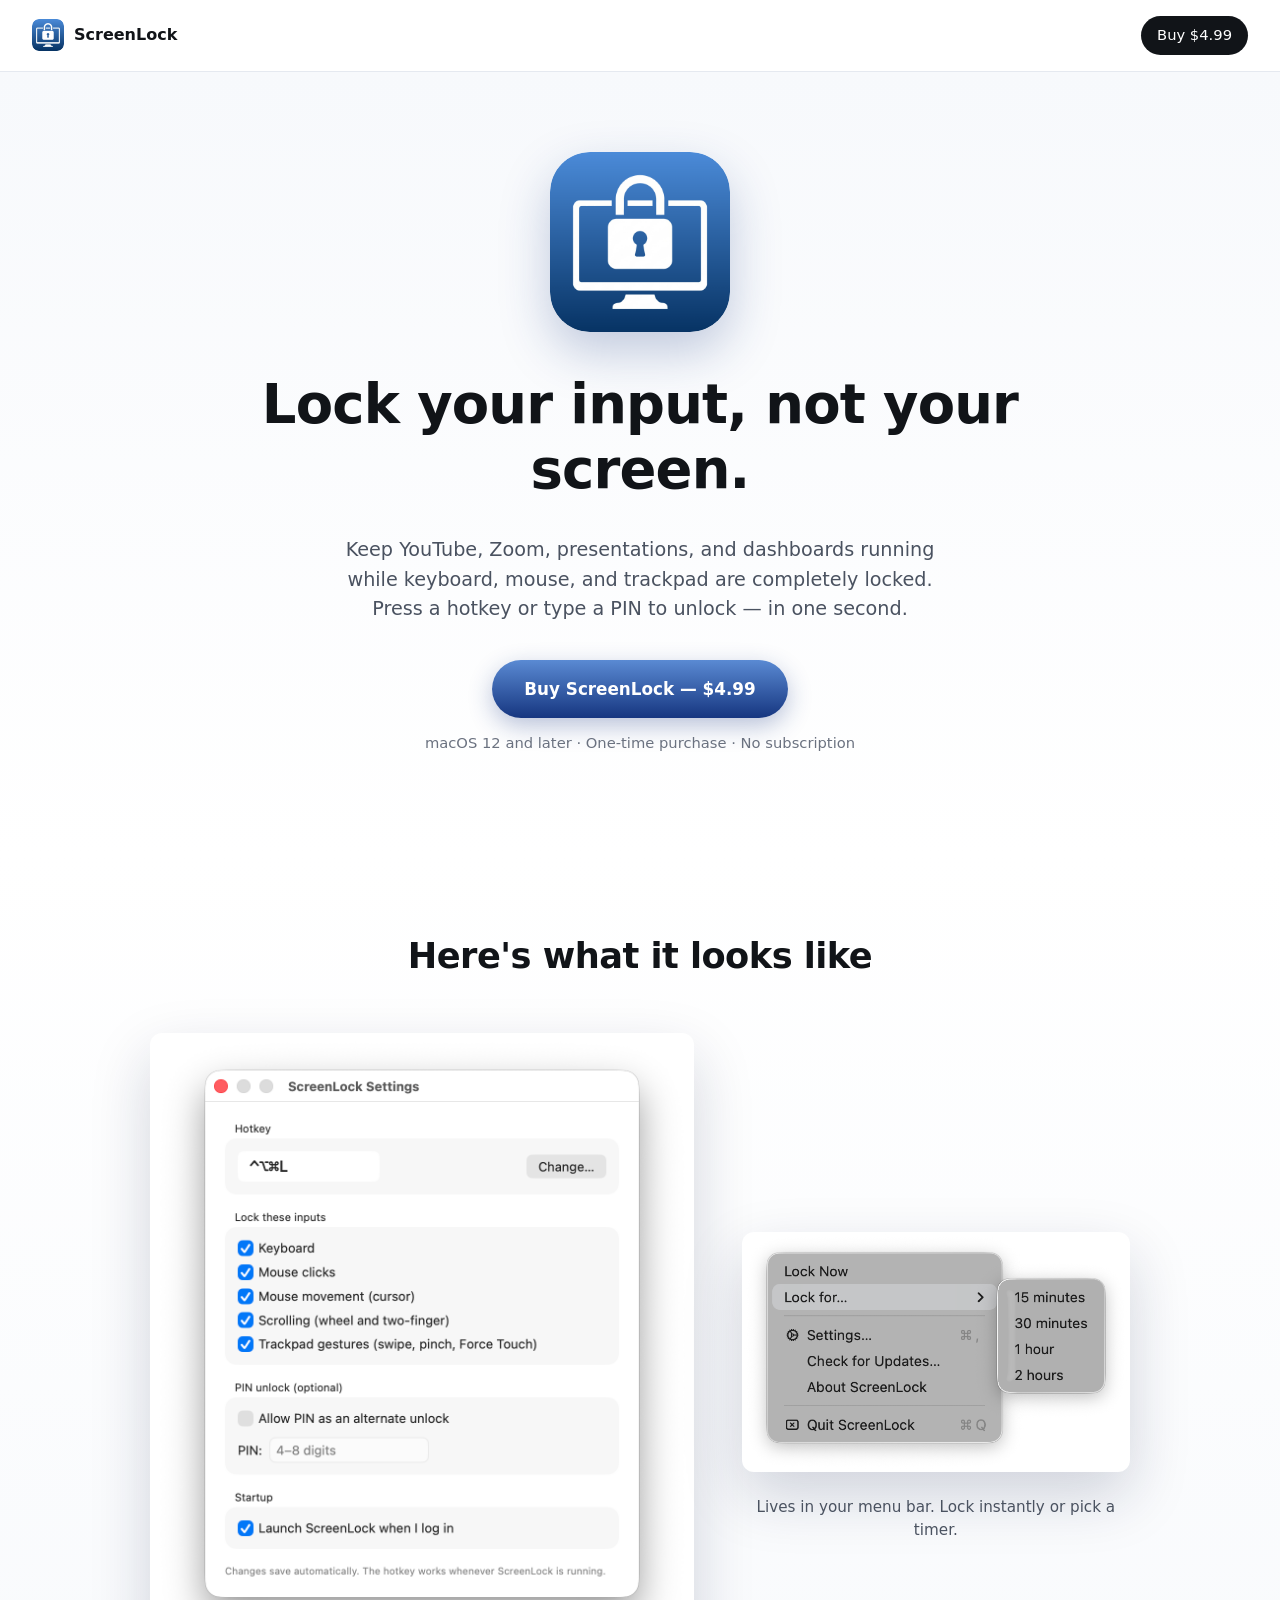
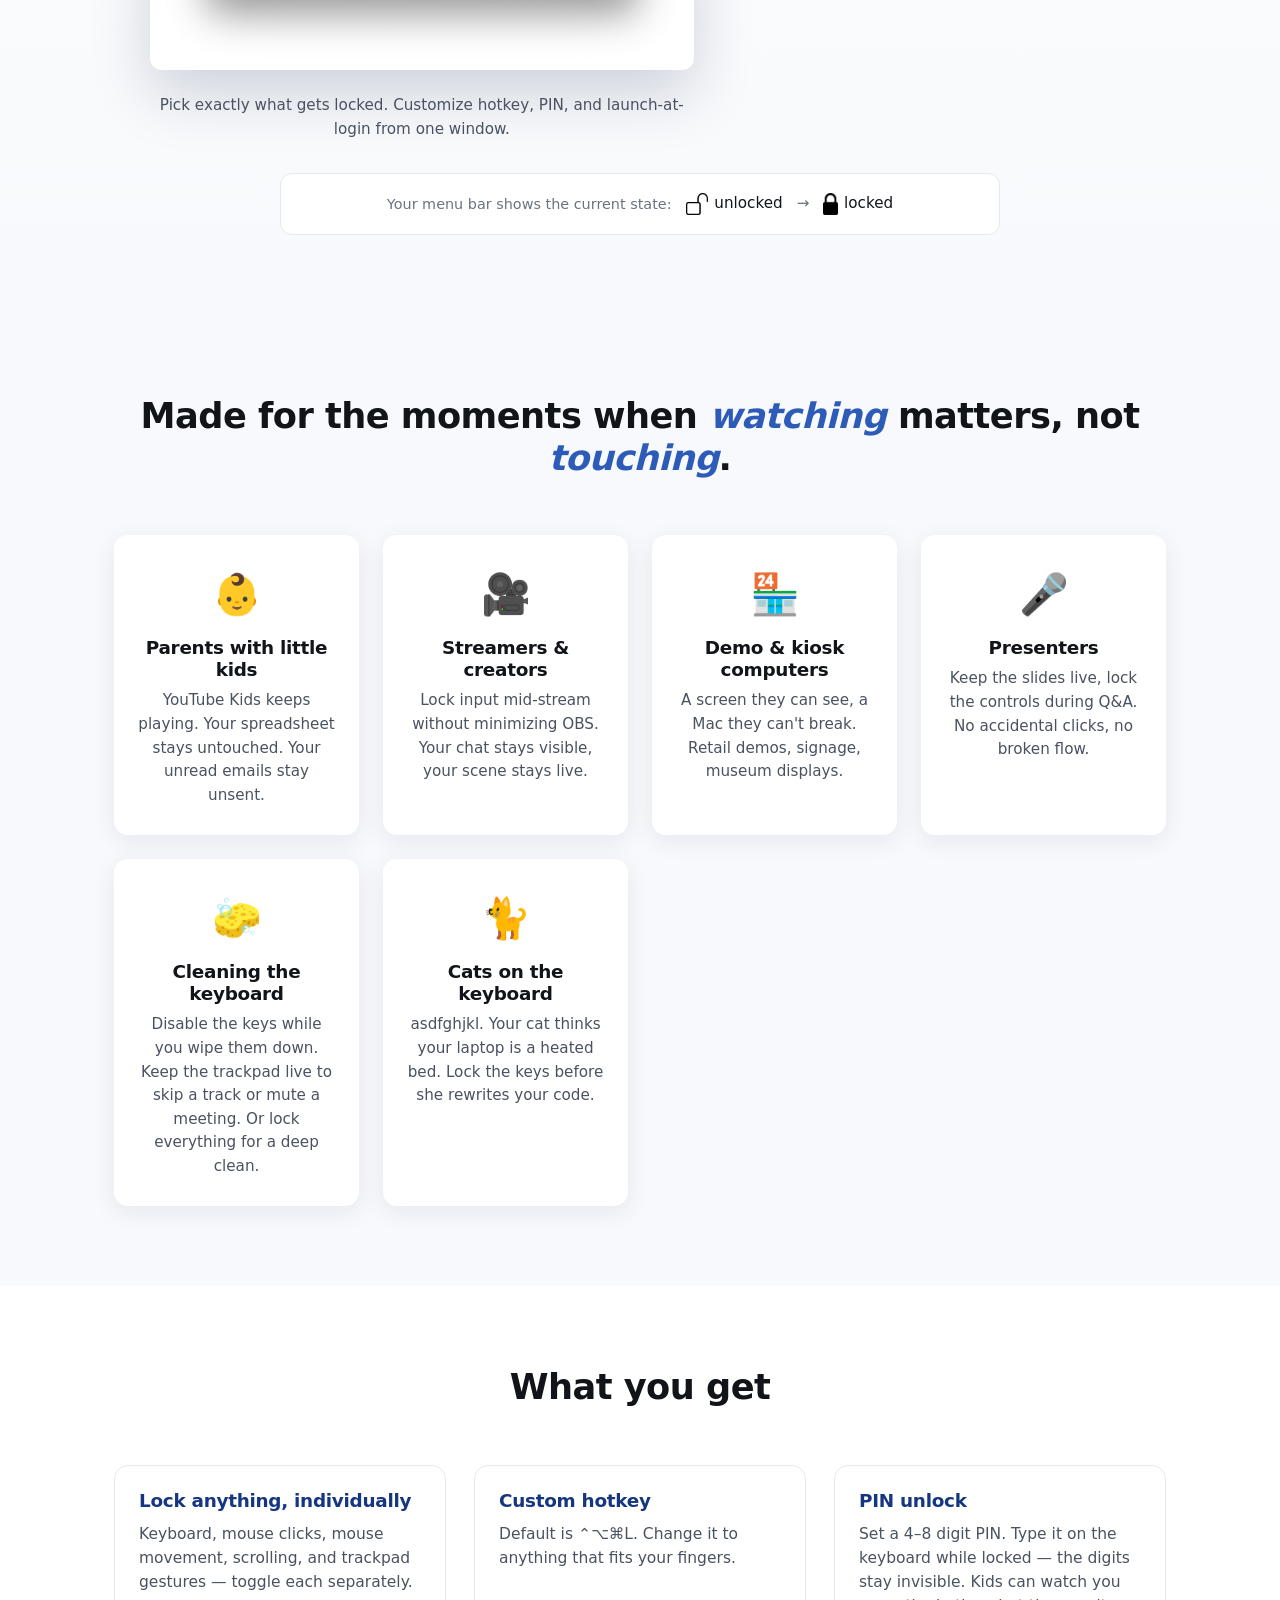
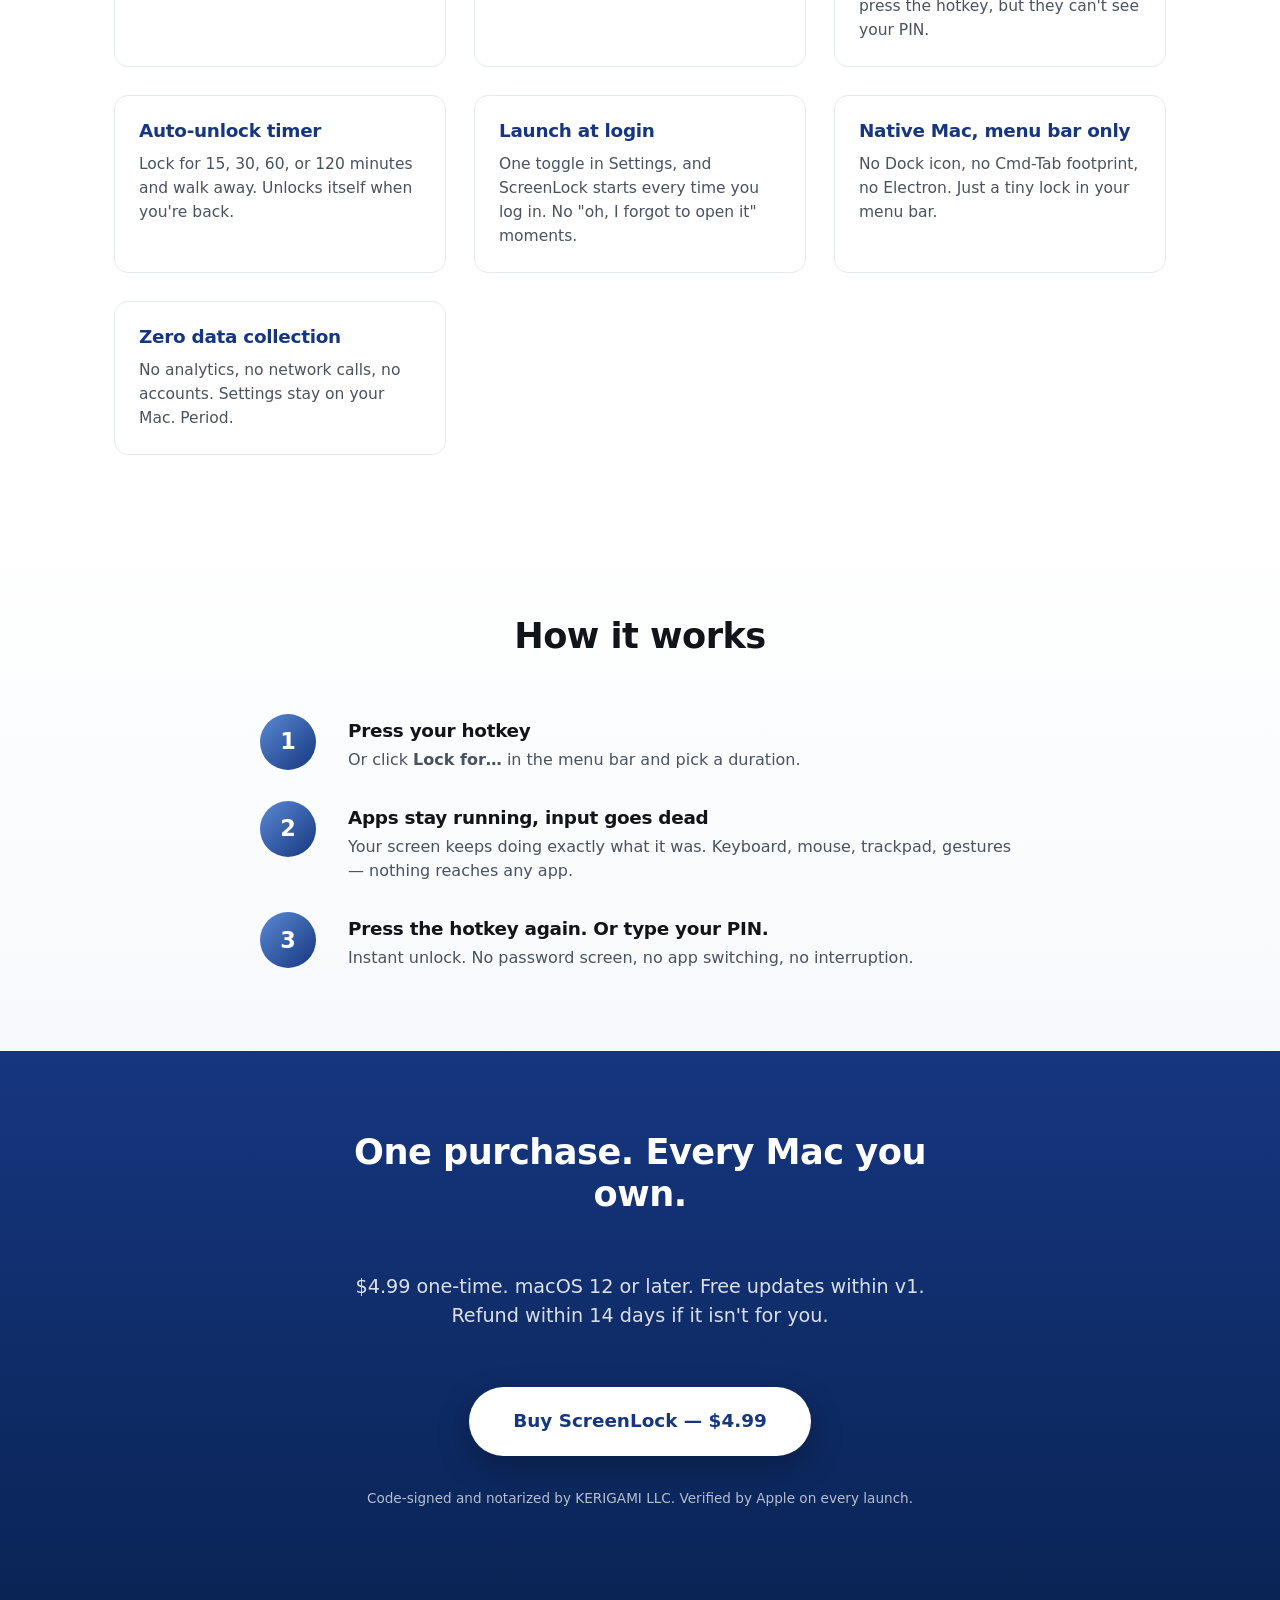
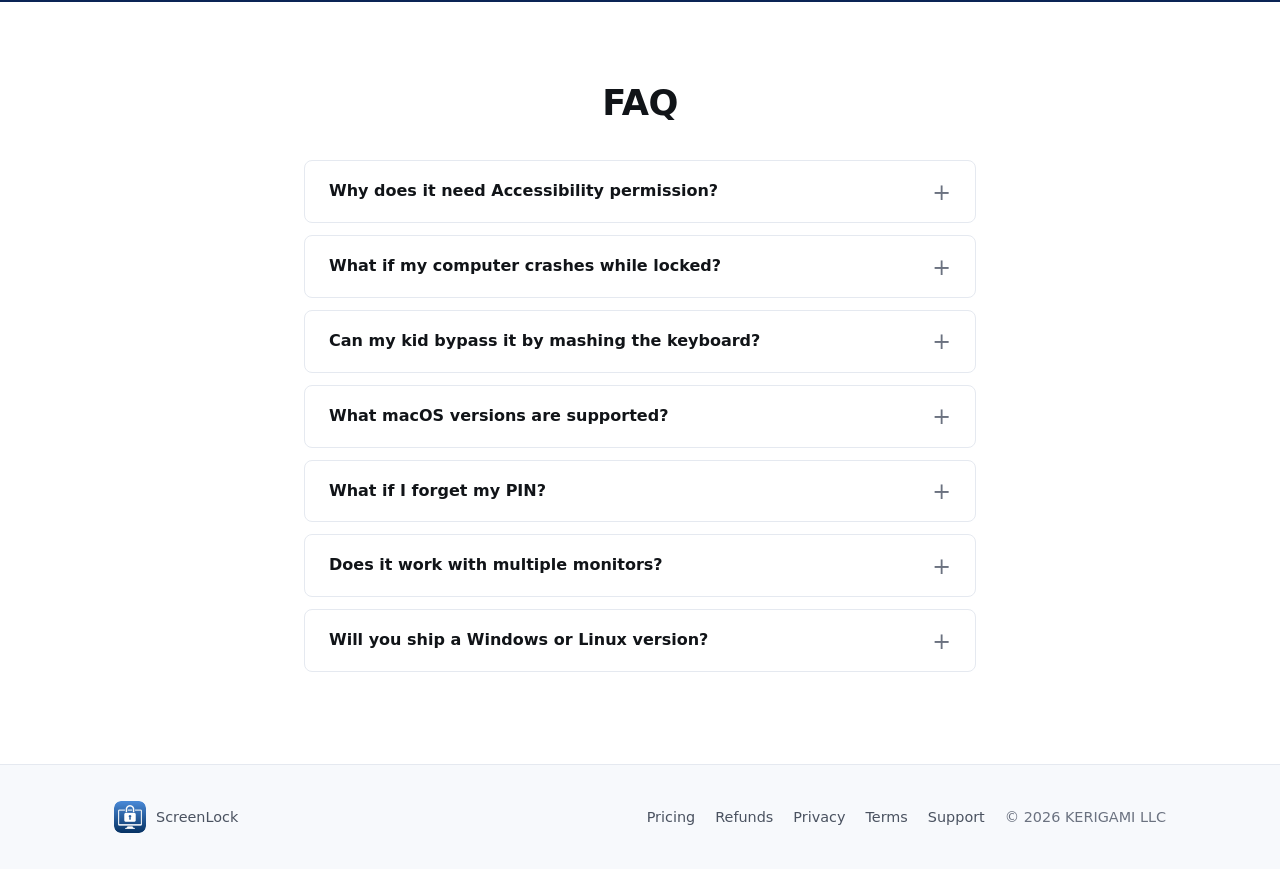
<file: index.html>
<!DOCTYPE html>
<html lang="en">
<head>
<meta charset="UTF-8">
<meta name="viewport" content="width=device-width, initial-scale=1.0">
<meta name="robots" content="index, follow">
<meta name="theme-color" content="#163680">

<title>ScreenLock — Lock Mac Keyboard, Mouse &amp; Trackpad (Screen Stays On)</title>
<meta name="description" content="Lock your Mac's keyboard, mouse, and trackpad with a hotkey or PIN while apps keep running on screen. For parents with kids, streamers, presenters, and demo kiosks. $4.99, macOS 12+.">
<meta name="keywords" content="mac keyboard lock, mac mouse lock, lock input mac, kid lock mac, child proof mac, lock keyboard while screen on, lock mouse mac, mac kiosk mode, screenlock, splashtop input lock alternative, keyboardcleantool alternative, clean macbook keyboard, cat walking on keyboard mac, lock keyboard cat, pawsense alternative mac">

<!-- IMPORTANT: replace screenlock.app with your real domain everywhere on this page. -->
<link rel="canonical" href="https://screenlock.app/">

<!-- Open Graph -->
<meta property="og:type" content="website">
<meta property="og:url" content="https://screenlock.app/">
<meta property="og:title" content="ScreenLock — Lock Mac Keyboard, Mouse &amp; Trackpad (Screen Stays On)">
<meta property="og:description" content="Lock your Mac's keyboard, mouse, and trackpad with a hotkey or PIN while apps keep running on screen. For parents, streamers, presenters, demo kiosks.">
<meta property="og:image" content="https://screenlock.app/assets/icon.png">
<meta property="og:image:width" content="1024">
<meta property="og:image:height" content="1024">
<meta property="og:site_name" content="ScreenLock">

<!-- Twitter Card -->
<meta name="twitter:card" content="summary_large_image">
<meta name="twitter:title" content="ScreenLock — Lock Mac Keyboard, Mouse &amp; Trackpad">
<meta name="twitter:description" content="Lock keyboard, mouse, and trackpad on macOS while apps stay running. Hotkey or PIN to unlock. $4.99, macOS 12+.">
<meta name="twitter:image" content="https://screenlock.app/assets/icon.png">

<link rel="icon" type="image/png" href="assets/favicon.png">
<link rel="apple-touch-icon" href="assets/favicon.png">
<link rel="stylesheet" href="style.css">

<!-- Paddle Checkout. Replace the token with yours from paddle.com → Developer Tools → Authentication. -->
<script src="https://cdn.paddle.com/paddle/v2/paddle.js"></script>

<!-- Structured data: SoftwareApplication. Drives Google rich snippets (price, OS, screenshot). -->
<script type="application/ld+json">
{
  "@context": "https://schema.org",
  "@type": "SoftwareApplication",
  "name": "ScreenLock",
  "operatingSystem": "macOS 12.0 or later",
  "applicationCategory": "UtilitiesApplication",
  "applicationSubCategory": "Productivity",
  "description": "Lock keyboard, mouse, and trackpad on a Mac while apps keep running on screen. Hotkey or PIN to unlock. For parents with young kids, streamers, presenters, and demo kiosks.",
  "url": "https://screenlock.app/",
  "image": "https://screenlock.app/assets/icon.png",
  "screenshot": "https://screenlock.app/assets/icon.png",
  "softwareVersion": "0.4.9",
  "publisher": {
    "@type": "Organization",
    "name": "KERIGAMI LLC"
  },
  "offers": {
    "@type": "Offer",
    "price": "4.99",
    "priceCurrency": "USD",
    "availability": "https://schema.org/InStock",
    "url": "https://screenlock.app/#buy"
  }
}
</script>

<!-- Structured data: FAQPage. Drives FAQ rich snippets directly in Google search results. -->
<script type="application/ld+json">
{
  "@context": "https://schema.org",
  "@type": "FAQPage",
  "mainEntity": [
    {
      "@type": "Question",
      "name": "Why does ScreenLock need Accessibility permission?",
      "acceptedAnswer": {
        "@type": "Answer",
        "text": "macOS requires Accessibility access for any app that intercepts input — that's how keyboards and mice get blocked. ScreenLock uses only that permission and nothing else."
      }
    },
    {
      "@type": "Question",
      "name": "What if my Mac crashes while ScreenLock is locked?",
      "acceptedAnswer": {
        "@type": "Answer",
        "text": "Input is restored automatically. The lock is software-only — if ScreenLock isn't running, nothing is blocked. The same is true if you force-quit it."
      }
    },
    {
      "@type": "Question",
      "name": "Can my kid bypass ScreenLock by mashing the keyboard?",
      "acceptedAnswer": {
        "@type": "Answer",
        "text": "No. Every key press and click is intercepted by macOS before it reaches any app. Mashing won't drift into your PIN either — the buffer resets on any non-digit press or 5 seconds of idle."
      }
    },
    {
      "@type": "Question",
      "name": "What macOS versions does ScreenLock support?",
      "acceptedAnswer": {
        "@type": "Answer",
        "text": "macOS 12 Monterey and later, including Sequoia and Tahoe. Both Apple Silicon and Intel Macs are supported."
      }
    },
    {
      "@type": "Question",
      "name": "What if I forget my PIN?",
      "acceptedAnswer": {
        "@type": "Answer",
        "text": "Your hotkey always works as the primary unlock. You can also open the ScreenLock menu in the menu bar (when unlocked) to change your PIN."
      }
    },
    {
      "@type": "Question",
      "name": "Does ScreenLock work with multiple monitors?",
      "acceptedAnswer": {
        "@type": "Answer",
        "text": "Yes. The lock applies to input from your keyboard, mouse, and trackpad — independent of which screen the cursor is on."
      }
    },
    {
      "@type": "Question",
      "name": "Is ScreenLock available for Windows or Linux?",
      "acceptedAnswer": {
        "@type": "Answer",
        "text": "Not planned. ScreenLock is built on macOS-specific APIs (CGEventTap) that don't have direct equivalents on other platforms."
      }
    }
  ]
}
</script>
</head>
<body>

<nav class="topnav">
    <a href="/" class="brand">
        <img src="assets/icon.png" alt="ScreenLock" width="32" height="32">
        <span>ScreenLock</span>
    </a>
    <a href="#buy" class="nav-cta" onclick="openCheckout(); return false;">Buy $4.99</a>
</nav>

<header class="hero">
    <div class="hero-inner">
        <img src="assets/icon.png" alt="ScreenLock app icon" class="hero-icon" width="180" height="180">
        <h1>Lock your input, not your screen.</h1>
        <p class="lede">
            Keep YouTube, Zoom, presentations, and dashboards running while
            keyboard, mouse, and trackpad are completely locked. Press a hotkey
            or type a PIN to unlock — in one second.
        </p>
        <div class="cta-row">
            <button type="button" class="btn-primary" onclick="openCheckout()">Buy ScreenLock — $4.99</button>
            <span class="cta-meta">macOS 12 and later · One-time purchase · No subscription</span>
        </div>
    </div>
</header>

<section class="screens">
    <div class="container">
        <h2>Here's what it looks like</h2>
        <div class="screens-grid">
            <figure class="screens-item">
                <img src="assets/screenshot-settings.png" alt="ScreenLock Settings window showing the hotkey, per-category lock toggles (keyboard, mouse clicks and movement, scrolling, trackpad gestures), PIN unlock, and Startup section with Launch at Login" width="552" height="647" loading="lazy">
                <figcaption>Pick exactly what gets locked. Customize hotkey, PIN, and launch-at-login from one window.</figcaption>
            </figure>
            <figure class="screens-item">
                <img src="assets/screenshot-menu.png" alt="ScreenLock menu bar dropdown showing Lock Now, Lock for 15/30/60/120 minutes submenu, Settings, Check for Updates, About, and Quit options" width="359" height="222" loading="lazy">
                <figcaption>Lives in your menu bar. Lock instantly or pick a timer.</figcaption>
            </figure>
        </div>
        <div class="menubar-callout">
            <span class="callout-label">Your menu bar shows the current state:</span>
            <span class="callout-icon"><img src="assets/icon-lock-open.png" alt="" height="22"> unlocked</span>
            <span class="callout-arrow" aria-hidden="true">&rarr;</span>
            <span class="callout-icon"><img src="assets/icon-lock-closed.png" alt="" height="22"> locked</span>
        </div>
    </div>
</section>

<section class="use-cases">
    <div class="container">
        <h2>Made for the moments when <em>watching</em> matters, not <em>touching</em>.</h2>
        <div class="grid-4">
            <div class="use-card">
                <div class="use-emoji" aria-hidden="true">👶</div>
                <h3>Parents with little kids</h3>
                <p>YouTube Kids keeps playing. Your spreadsheet stays untouched. Your unread emails stay unsent.</p>
            </div>
            <div class="use-card">
                <div class="use-emoji" aria-hidden="true">🎥</div>
                <h3>Streamers &amp; creators</h3>
                <p>Lock input mid-stream without minimizing OBS. Your chat stays visible, your scene stays live.</p>
            </div>
            <div class="use-card">
                <div class="use-emoji" aria-hidden="true">🏪</div>
                <h3>Demo &amp; kiosk computers</h3>
                <p>A screen they can see, a Mac they can't break. Retail demos, signage, museum displays.</p>
            </div>
            <div class="use-card">
                <div class="use-emoji" aria-hidden="true">🎤</div>
                <h3>Presenters</h3>
                <p>Keep the slides live, lock the controls during Q&amp;A. No accidental clicks, no broken flow.</p>
            </div>
            <div class="use-card">
                <div class="use-emoji" aria-hidden="true">🧽</div>
                <h3>Cleaning the keyboard</h3>
                <p>Disable the keys while you wipe them down. Keep the trackpad live to skip a track or mute a meeting. Or lock everything for a deep clean.</p>
            </div>
            <div class="use-card">
                <div class="use-emoji" aria-hidden="true">🐈</div>
                <h3>Cats on the keyboard</h3>
                <p>asdfghjkl. Your cat thinks your laptop is a heated bed. Lock the keys before she rewrites your code.</p>
            </div>
        </div>
    </div>
</section>

<section class="features">
    <div class="container">
        <h2>What you get</h2>
        <div class="grid-3 features-grid">
            <div class="feature">
                <h3>Lock anything, individually</h3>
                <p>Keyboard, mouse clicks, mouse movement, scrolling, and trackpad gestures — toggle each separately.</p>
            </div>
            <div class="feature">
                <h3>Custom hotkey</h3>
                <p>Default is ⌃⌥⌘L. Change it to anything that fits your fingers.</p>
            </div>
            <div class="feature">
                <h3>PIN unlock</h3>
                <p>Set a 4–8 digit PIN. Type it on the keyboard while locked — the digits stay invisible. Kids can watch you press the hotkey, but they can't see your PIN.</p>
            </div>
            <div class="feature">
                <h3>Auto-unlock timer</h3>
                <p>Lock for 15, 30, 60, or 120 minutes and walk away. Unlocks itself when you're back.</p>
            </div>
            <div class="feature">
                <h3>Launch at login</h3>
                <p>One toggle in Settings, and ScreenLock starts every time you log in. No "oh, I forgot to open it" moments.</p>
            </div>
            <div class="feature">
                <h3>Native Mac, menu bar only</h3>
                <p>No Dock icon, no Cmd-Tab footprint, no Electron. Just a tiny lock in your menu bar.</p>
            </div>
            <div class="feature">
                <h3>Zero data collection</h3>
                <p>No analytics, no network calls, no accounts. Settings stay on your Mac. Period.</p>
            </div>
        </div>
    </div>
</section>

<section class="how">
    <div class="container">
        <h2>How it works</h2>
        <ol class="steps">
            <li>
                <div class="step-num">1</div>
                <h3>Press your hotkey</h3>
                <p>Or click <strong>Lock for…</strong> in the menu bar and pick a duration.</p>
            </li>
            <li>
                <div class="step-num">2</div>
                <h3>Apps stay running, input goes dead</h3>
                <p>Your screen keeps doing exactly what it was. Keyboard, mouse, trackpad, gestures — nothing reaches any app.</p>
            </li>
            <li>
                <div class="step-num">3</div>
                <h3>Press the hotkey again. Or type your PIN.</h3>
                <p>Instant unlock. No password screen, no app switching, no interruption.</p>
            </li>
        </ol>
    </div>
</section>

<section class="buy" id="buy">
    <div class="container narrow">
        <h2>One purchase. Every Mac you own.</h2>
        <p class="lede">
            $4.99 one-time. macOS 12 or later. Free updates within v1.
            Refund within 14 days if it isn't for you.
        </p>
        <button type="button" class="btn-primary btn-large" onclick="openCheckout()">Buy ScreenLock — $4.99</button>
        <p class="fine-print">Code-signed and notarized by KERIGAMI LLC. Verified by Apple on every launch.</p>
    </div>
</section>

<section class="faq">
    <div class="container narrow">
        <h2>FAQ</h2>

        <details>
            <summary>Why does it need Accessibility permission?</summary>
            <p>macOS requires Accessibility access for any app that intercepts input — that's how keyboards and mice get blocked. ScreenLock uses only that permission and nothing else.</p>
        </details>

        <details>
            <summary>What if my computer crashes while locked?</summary>
            <p>Input is restored automatically. The lock is software-only — if ScreenLock isn't running, nothing is blocked. The same is true if you force-quit it.</p>
        </details>

        <details>
            <summary>Can my kid bypass it by mashing the keyboard?</summary>
            <p>No. Every key press and click is intercepted by macOS before it reaches any app. Mashing won't drift into your PIN either — the buffer resets on any non-digit press or 5 seconds of idle.</p>
        </details>

        <details>
            <summary>What macOS versions are supported?</summary>
            <p>macOS 12 Monterey and later (including Sequoia and Tahoe). Apple Silicon and Intel.</p>
        </details>

        <details>
            <summary>What if I forget my PIN?</summary>
            <p>Your hotkey always works as the primary unlock. Or click the ScreenLock menu in the menu bar (when unlocked) to change the PIN.</p>
        </details>

        <details>
            <summary>Does it work with multiple monitors?</summary>
            <p>Yes. The lock applies to input from your keyboard, mouse, and trackpad — independent of which screen the cursor is on.</p>
        </details>

        <details>
            <summary>Will you ship a Windows or Linux version?</summary>
            <p>Not planned. ScreenLock is built on macOS-specific APIs (CGEventTap) that don't have direct equivalents on other platforms.</p>
        </details>
    </div>
</section>

<footer>
    <div class="container">
        <div class="footer-left">
            <img src="assets/icon.png" alt="" width="32" height="32">
            <span>ScreenLock</span>
        </div>
        <div class="footer-right">
            <a href="pricing.html">Pricing</a>
            <a href="refunds.html">Refunds</a>
            <a href="privacy.html">Privacy</a>
            <a href="terms.html">Terms</a>
            <a href="mailto:hello@screenlock.app">Support</a>
            <span class="copyright">© 2026 KERIGAMI LLC</span>
        </div>
    </div>
</footer>

<script src="script.js?v=20260518d"></script>
</body>
</html>
</file>
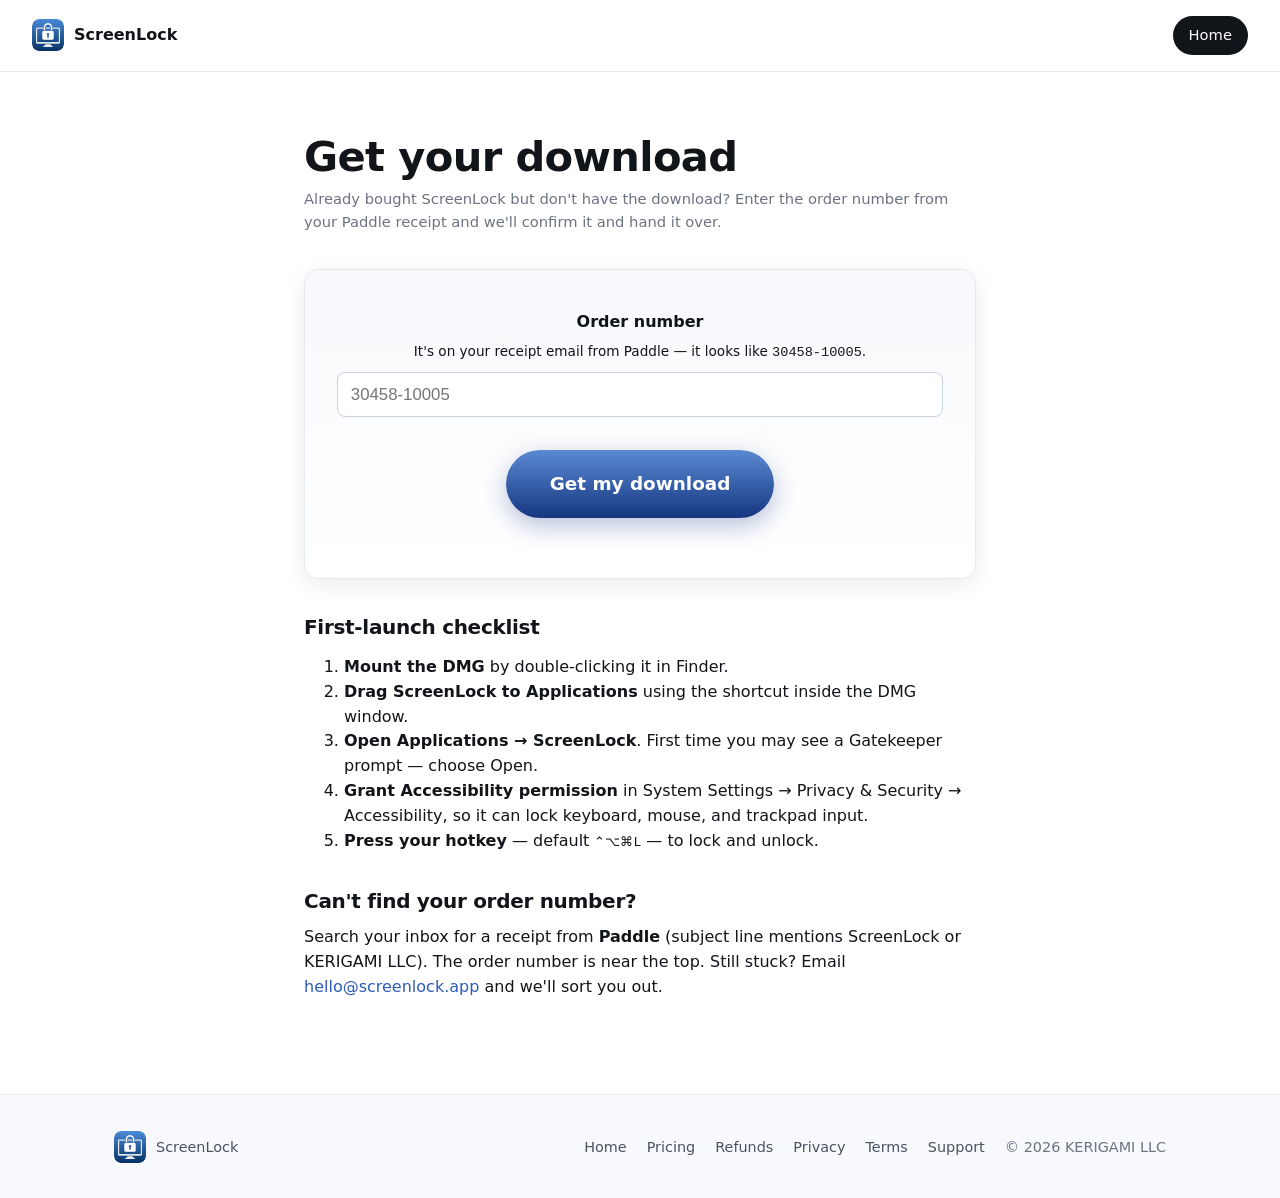
<file: download.html>
<!DOCTYPE html>
<html lang="en">
<head>
<meta charset="UTF-8">
<meta name="viewport" content="width=device-width, initial-scale=1.0">
<title>Download ScreenLock</title>
<meta name="description" content="Already bought ScreenLock? Enter your Paddle order number to get your download.">
<meta name="robots" content="noindex, nofollow">
<link rel="canonical" href="https://screenlock.app/download.html">
<link rel="icon" type="image/png" href="assets/favicon.png">
<link rel="stylesheet" href="style.css">
</head>
<body>

<nav class="topnav">
    <a href="/" class="brand">
        <img src="assets/icon.png" alt="ScreenLock" width="32" height="32">
        <span>ScreenLock</span>
    </a>
    <a href="/" class="nav-cta">Home</a>
</nav>

<main class="legal">
    <div class="container narrow">
        <h1>Get your download</h1>
        <p class="updated">Already bought ScreenLock but don't have the download? Enter the order number from your Paddle receipt and we'll confirm it and hand it over.</p>

        <div class="price-card" id="download-card">
            <form id="recover-form" novalidate>
                <label for="order-input"><strong>Order number</strong></label>
                <p class="fine-print" style="margin:.35rem 0 .6rem">It's on your receipt email from Paddle — it looks like <code>30458-10005</code>.</p>
                <input id="order-input" type="text" inputmode="text" autocomplete="off"
                       autocapitalize="off" spellcheck="false" placeholder="30458-10005"
                       style="width:100%;box-sizing:border-box;padding:.7rem .8rem;font-size:1.05rem;border:1px solid #cbd2dc;border-radius:8px;margin-bottom:.8rem">
                <button type="submit" class="btn-primary btn-large" id="recover-btn" style="border:none;cursor:pointer">Get my download</button>
            </form>

            <p id="recover-status" style="display:none;margin-top:1rem"></p>

            <a id="download-btn" class="btn-primary btn-large" href="#" download
               style="display:none;text-decoration:none;margin-top:1rem">Download ScreenLock</a>
            <p id="download-help" class="fine-print" style="display:none">
                If the button doesn't trigger a download automatically, click it manually. The DMG is ~2 MB.
            </p>

            <div id="recover-error" style="display:none;margin-top:1rem">
                <p class="recover-error-msg"></p>
            </div>
        </div>

        <h2>First-launch checklist</h2>
        <ol>
            <li><strong>Mount the DMG</strong> by double-clicking it in Finder.</li>
            <li><strong>Drag ScreenLock to Applications</strong> using the shortcut inside the DMG window.</li>
            <li><strong>Open Applications &rarr; ScreenLock</strong>. First time you may see a Gatekeeper prompt — choose Open.</li>
            <li><strong>Grant Accessibility permission</strong> in System Settings &rarr; Privacy &amp; Security &rarr; Accessibility, so it can lock keyboard, mouse, and trackpad input.</li>
            <li><strong>Press your hotkey</strong> — default <code>⌃⌥⌘L</code> — to lock and unlock.</li>
        </ol>

        <h2>Can't find your order number?</h2>
        <p>Search your inbox for a receipt from <strong>Paddle</strong> (subject line mentions ScreenLock or KERIGAMI LLC). The order number is near the top. Still stuck? Email <a href="mailto:hello@screenlock.app">hello@screenlock.app</a> and we'll sort you out.</p>
    </div>
</main>

<footer>
    <div class="container">
        <div class="footer-left">
            <img src="assets/icon.png" alt="" width="32" height="32">
            <span>ScreenLock</span>
        </div>
        <div class="footer-right">
            <a href="/">Home</a>
            <a href="pricing.html">Pricing</a>
            <a href="refunds.html">Refunds</a>
            <a href="privacy.html">Privacy</a>
            <a href="terms.html">Terms</a>
            <a href="mailto:hello@screenlock.app">Support</a>
            <span class="copyright">© 2026 KERIGAMI LLC</span>
        </div>
    </div>
</footer>

<script>
(function () {
    const WORKER = "https://screenlock-api.santosministries.workers.dev/download";

    const $form = document.getElementById("recover-form");
    const $input = document.getElementById("order-input");
    const $btn = document.getElementById("recover-btn");
    const $status = document.getElementById("recover-status");
    const $dl = document.getElementById("download-btn");
    const $help = document.getElementById("download-help");
    const $error = document.getElementById("recover-error");
    const $errorMsg = $error.querySelector(".recover-error-msg");

    function resetMessages() {
        $status.style.display = "none";
        $error.style.display = "none";
        $dl.style.display = "none";
        $help.style.display = "none";
    }

    function showError(msg) {
        $status.style.display = "none";
        $errorMsg.textContent = msg;
        $error.style.display = "block";
    }

    function errorMessage(code, httpStatus) {
        switch (code) {
            case "order_not_found":
                return "We couldn't find a completed order with that number. Double-check it against your Paddle receipt — or email hello@screenlock.app and we'll help.";
            case "invalid_order":
                return "That doesn't look like a valid order number. It should look like 30458-10005 (from your Paddle receipt).";
            case "transaction_not_paid":
                return "That order isn't marked paid yet. If you just purchased, give it a minute and try again.";
            default:
                return "Something went wrong (" + (code || ("HTTP " + httpStatus)) + "). Please email hello@screenlock.app and we'll send your download.";
        }
    }

    $form.addEventListener("submit", function (e) {
        e.preventDefault();
        const order = ($input.value || "").trim();
        if (!order) {
            showError("Enter the order number from your Paddle receipt.");
            return;
        }
        resetMessages();
        $btn.disabled = true;
        $status.style.display = "block";
        $status.textContent = "Checking your order…";

        fetch(WORKER + "?order=" + encodeURIComponent(order), { method: "GET" })
            .then(function (r) {
                return r.json().then(function (body) {
                    return { status: r.status, body: body || {} };
                });
            })
            .then(function (res) {
                $btn.disabled = false;
                if (res.status === 200 && res.body.downloadUrl) {
                    $status.style.display = "block";
                    $status.textContent = "Purchase confirmed — your download is ready.";
                    $dl.href = res.body.downloadUrl;
                    $dl.textContent = "Download ScreenLock " + (res.body.version || "");
                    $dl.style.display = "inline-block";
                    $help.style.display = "block";
                    setTimeout(function () { $dl.click(); }, 600);
                } else {
                    showError(errorMessage(res.body.error, res.status));
                }
            })
            .catch(function () {
                $btn.disabled = false;
                showError("Network error — please try again in a moment.");
            });
    });
})();
</script>

</body>
</html>
</file>
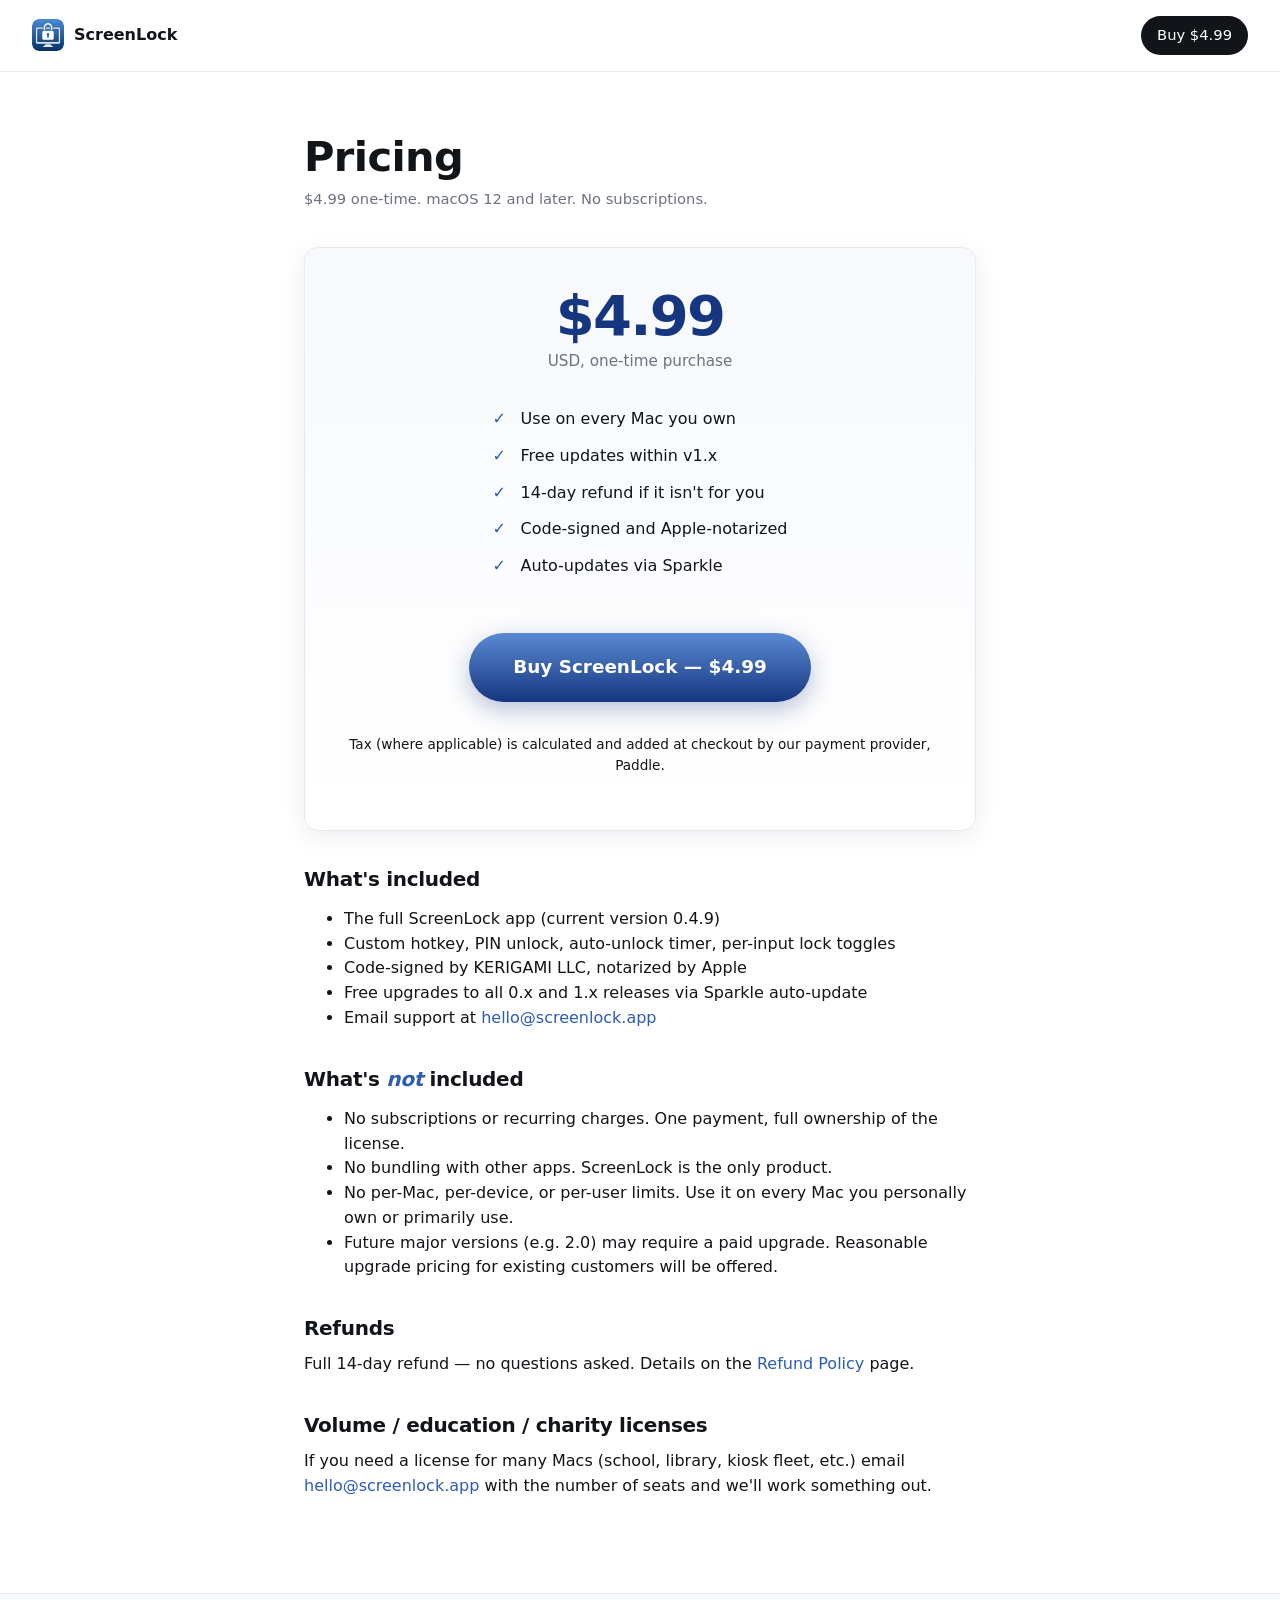
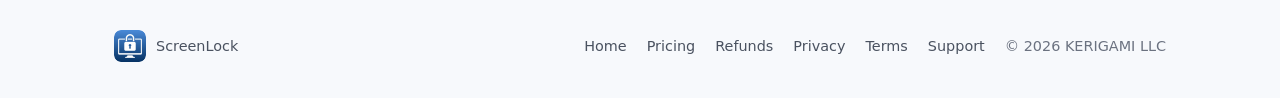
<file: pricing.html>
<!DOCTYPE html>
<html lang="en">
<head>
<meta charset="UTF-8">
<meta name="viewport" content="width=device-width, initial-scale=1.0">
<title>Pricing — ScreenLock</title>
<meta name="description" content="ScreenLock pricing: $4.99 one-time purchase. macOS 12 and later. No subscriptions, no per-Mac limits, no hidden fees.">
<meta name="robots" content="index, follow">
<link rel="canonical" href="https://screenlock.app/pricing.html">
<meta property="og:type" content="website">
<meta property="og:url" content="https://screenlock.app/pricing.html">
<meta property="og:title" content="Pricing — ScreenLock ($4.99 one-time)">
<meta property="og:description" content="ScreenLock pricing: $4.99 one-time. No subscriptions, no per-Mac limits, free updates within v1.x. macOS 12+.">
<meta property="og:image" content="https://screenlock.app/assets/icon.png">
<meta property="og:site_name" content="ScreenLock">
<meta name="twitter:card" content="summary_large_image">
<meta name="twitter:title" content="Pricing — ScreenLock ($4.99 one-time)">
<meta name="twitter:description" content="$4.99 one-time. No subscriptions. macOS 12+.">
<meta name="twitter:image" content="https://screenlock.app/assets/icon.png">
<link rel="icon" type="image/png" href="assets/favicon.png">
<link rel="stylesheet" href="style.css">
<script src="https://cdn.paddle.com/paddle/v2/paddle.js"></script>
</head>
<body>

<nav class="topnav">
    <a href="/" class="brand">
        <img src="assets/icon.png" alt="ScreenLock" width="32" height="32">
        <span>ScreenLock</span>
    </a>
    <a href="#buy" class="nav-cta" onclick="openCheckout(); return false;">Buy $4.99</a>
</nav>

<main class="legal">
    <div class="container narrow">
        <h1>Pricing</h1>
        <p class="updated">$4.99 one-time. macOS 12 and later. No subscriptions.</p>

        <div class="price-card" id="buy">
            <div class="price-amount">$4.99</div>
            <div class="price-sub">USD, one-time purchase</div>
            <ul class="price-includes">
                <li>Use on every Mac you own</li>
                <li>Free updates within v1.x</li>
                <li>14-day refund if it isn't for you</li>
                <li>Code-signed and Apple-notarized</li>
                <li>Auto-updates via Sparkle</li>
            </ul>
            <button type="button" class="btn-primary btn-large" onclick="openCheckout()">Buy ScreenLock — $4.99</button>
            <p class="fine-print">Tax (where applicable) is calculated and added at checkout by our payment provider, Paddle.</p>
        </div>

        <h2>What's included</h2>
        <ul>
            <li>The full ScreenLock app (current version 0.4.9)</li>
            <li>Custom hotkey, PIN unlock, auto-unlock timer, per-input lock toggles</li>
            <li>Code-signed by KERIGAMI LLC, notarized by Apple</li>
            <li>Free upgrades to all 0.x and 1.x releases via Sparkle auto-update</li>
            <li>Email support at <a href="mailto:hello@screenlock.app">hello@screenlock.app</a></li>
        </ul>

        <h2>What's <em>not</em> included</h2>
        <ul>
            <li>No subscriptions or recurring charges. One payment, full ownership of the license.</li>
            <li>No bundling with other apps. ScreenLock is the only product.</li>
            <li>No per-Mac, per-device, or per-user limits. Use it on every Mac you personally own or primarily use.</li>
            <li>Future major versions (e.g. 2.0) may require a paid upgrade. Reasonable upgrade pricing for existing customers will be offered.</li>
        </ul>

        <h2>Refunds</h2>
        <p>Full 14-day refund — no questions asked. Details on the <a href="refunds.html">Refund Policy</a> page.</p>

        <h2>Volume / education / charity licenses</h2>
        <p>If you need a license for many Macs (school, library, kiosk fleet, etc.) email <a href="mailto:hello@screenlock.app">hello@screenlock.app</a> with the number of seats and we'll work something out.</p>
    </div>
</main>

<footer>
    <div class="container">
        <div class="footer-left">
            <img src="assets/icon.png" alt="" width="32" height="32">
            <span>ScreenLock</span>
        </div>
        <div class="footer-right">
            <a href="/">Home</a>
            <a href="pricing.html">Pricing</a>
            <a href="refunds.html">Refunds</a>
            <a href="privacy.html">Privacy</a>
            <a href="terms.html">Terms</a>
            <a href="mailto:hello@screenlock.app">Support</a>
            <span class="copyright">© 2026 KERIGAMI LLC</span>
        </div>
    </div>
</footer>

<script src="script.js?v=20260518d"></script>
</body>
</html>
</file>
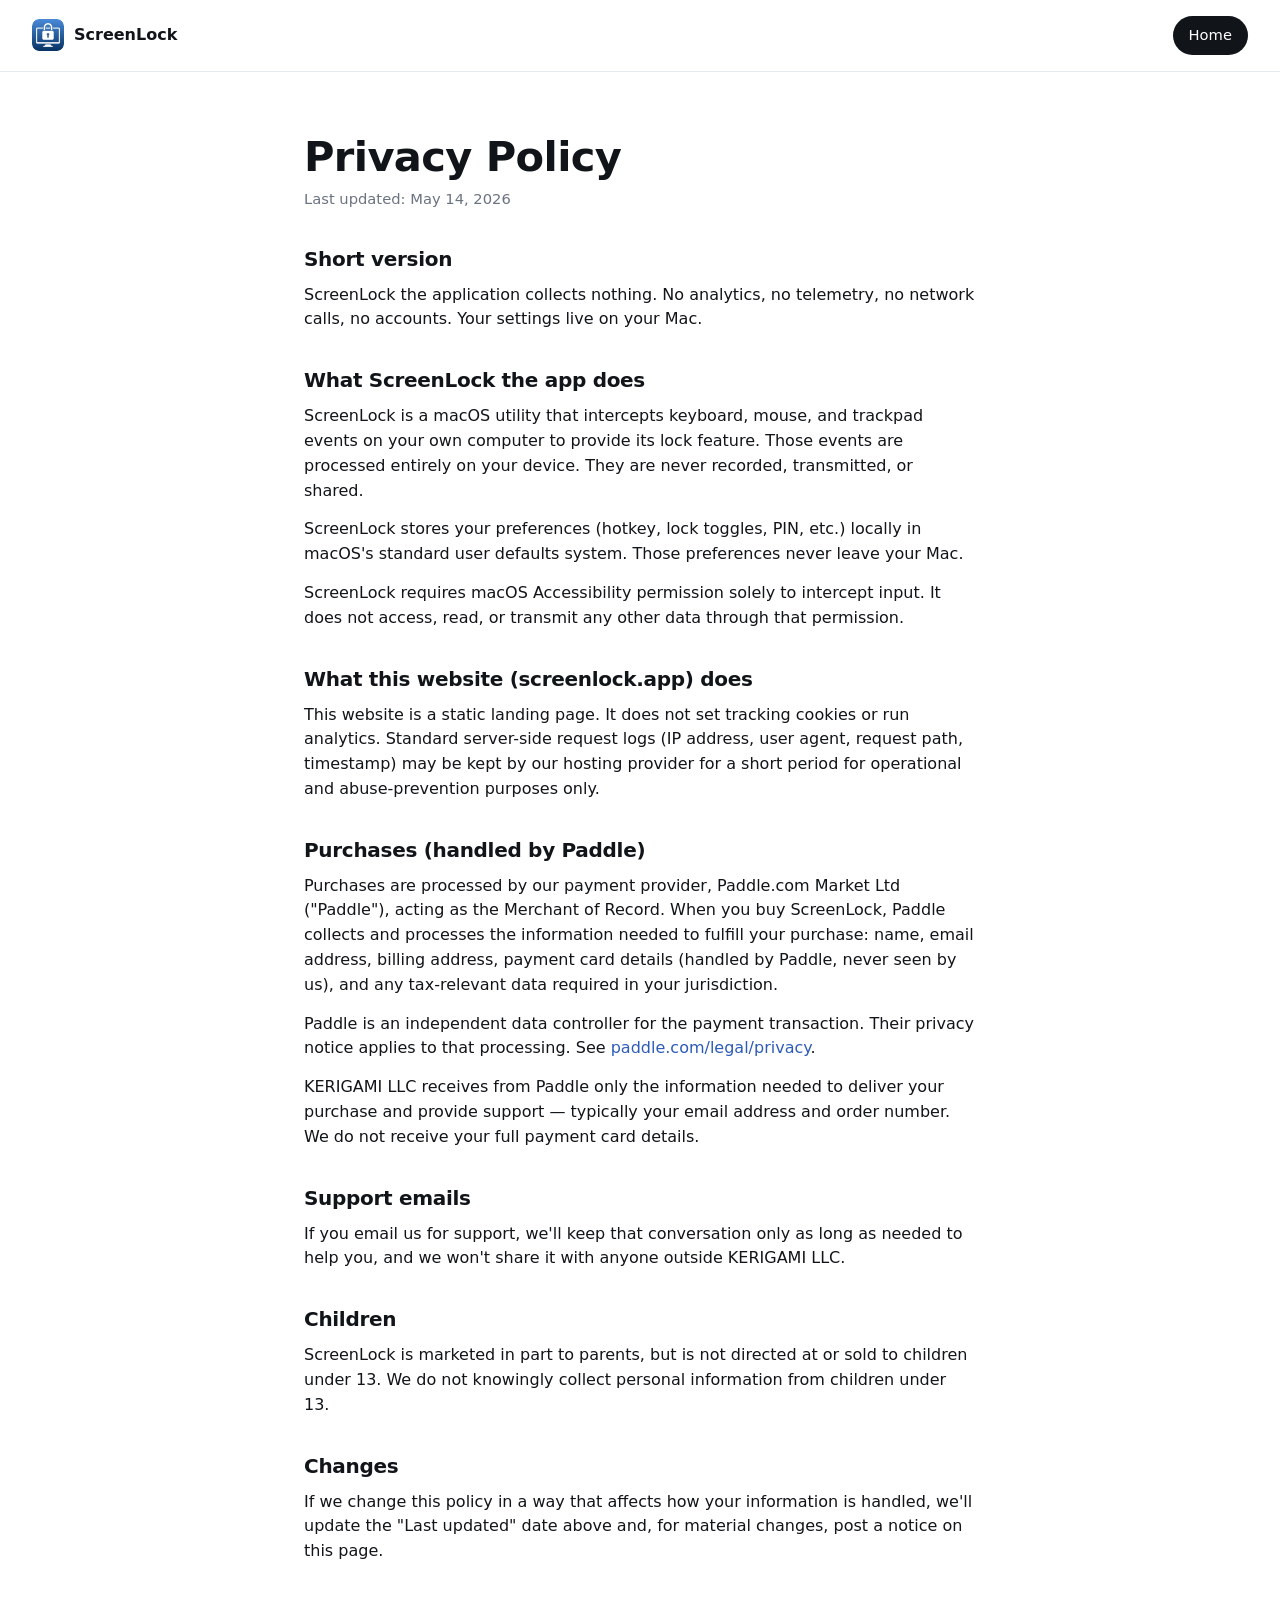
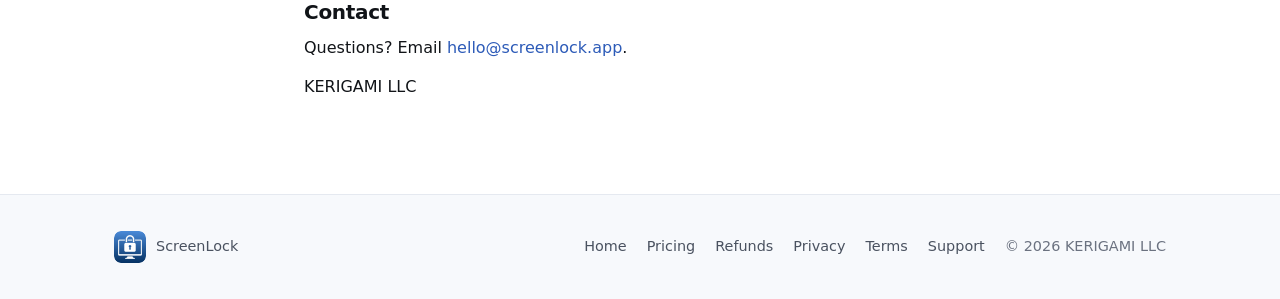
<file: privacy.html>
<!DOCTYPE html>
<html lang="en">
<head>
<meta charset="UTF-8">
<meta name="viewport" content="width=device-width, initial-scale=1.0">
<title>Privacy Policy — ScreenLock</title>
<meta name="description" content="ScreenLock's privacy policy. Short version: we collect nothing.">
<meta name="robots" content="index, follow">
<link rel="canonical" href="https://screenlock.app/privacy.html">
<meta property="og:type" content="website">
<meta property="og:url" content="https://screenlock.app/privacy.html">
<meta property="og:title" content="Privacy Policy — ScreenLock">
<meta property="og:description" content="ScreenLock collects nothing. No analytics, no telemetry, no accounts.">
<meta property="og:image" content="https://screenlock.app/assets/icon.png">
<meta property="og:site_name" content="ScreenLock">
<meta name="twitter:card" content="summary_large_image">
<meta name="twitter:title" content="Privacy Policy — ScreenLock">
<meta name="twitter:description" content="ScreenLock collects nothing.">
<meta name="twitter:image" content="https://screenlock.app/assets/icon.png">
<link rel="icon" type="image/png" href="assets/favicon.png">
<link rel="stylesheet" href="style.css">
</head>
<body>

<nav class="topnav">
    <a href="/" class="brand">
        <img src="assets/icon.png" alt="ScreenLock" width="32" height="32">
        <span>ScreenLock</span>
    </a>
    <a href="/" class="nav-cta">Home</a>
</nav>

<main class="legal">
    <div class="container narrow">
        <h1>Privacy Policy</h1>
        <p class="updated">Last updated: May 14, 2026</p>

        <h2>Short version</h2>
        <p>ScreenLock the application collects nothing. No analytics, no telemetry, no network calls, no accounts. Your settings live on your Mac.</p>

        <h2>What ScreenLock the app does</h2>
        <p>ScreenLock is a macOS utility that intercepts keyboard, mouse, and trackpad events on your own computer to provide its lock feature. Those events are processed entirely on your device. They are never recorded, transmitted, or shared.</p>
        <p>ScreenLock stores your preferences (hotkey, lock toggles, PIN, etc.) locally in macOS's standard user defaults system. Those preferences never leave your Mac.</p>
        <p>ScreenLock requires macOS Accessibility permission solely to intercept input. It does not access, read, or transmit any other data through that permission.</p>

        <h2>What this website (screenlock.app) does</h2>
        <p>This website is a static landing page. It does not set tracking cookies or run analytics. Standard server-side request logs (IP address, user agent, request path, timestamp) may be kept by our hosting provider for a short period for operational and abuse-prevention purposes only.</p>

        <h2>Purchases (handled by Paddle)</h2>
        <p>Purchases are processed by our payment provider, Paddle.com Market Ltd ("Paddle"), acting as the Merchant of Record. When you buy ScreenLock, Paddle collects and processes the information needed to fulfill your purchase: name, email address, billing address, payment card details (handled by Paddle, never seen by us), and any tax-relevant data required in your jurisdiction.</p>
        <p>Paddle is an independent data controller for the payment transaction. Their privacy notice applies to that processing. See <a href="https://www.paddle.com/legal/privacy" target="_blank" rel="noopener">paddle.com/legal/privacy</a>.</p>
        <p>KERIGAMI LLC receives from Paddle only the information needed to deliver your purchase and provide support — typically your email address and order number. We do not receive your full payment card details.</p>

        <h2>Support emails</h2>
        <p>If you email us for support, we'll keep that conversation only as long as needed to help you, and we won't share it with anyone outside KERIGAMI LLC.</p>

        <h2>Children</h2>
        <p>ScreenLock is marketed in part to parents, but is not directed at or sold to children under 13. We do not knowingly collect personal information from children under 13.</p>

        <h2>Changes</h2>
        <p>If we change this policy in a way that affects how your information is handled, we'll update the "Last updated" date above and, for material changes, post a notice on this page.</p>

        <h2>Contact</h2>
        <p>Questions? Email <a href="mailto:hello@screenlock.app">hello@screenlock.app</a>.</p>
        <p>KERIGAMI LLC</p>
    </div>
</main>

<footer>
    <div class="container">
        <div class="footer-left">
            <img src="assets/icon.png" alt="" width="32" height="32">
            <span>ScreenLock</span>
        </div>
        <div class="footer-right">
            <a href="/">Home</a>
            <a href="pricing.html">Pricing</a>
            <a href="refunds.html">Refunds</a>
            <a href="privacy.html">Privacy</a>
            <a href="terms.html">Terms</a>
            <a href="mailto:hello@screenlock.app">Support</a>
            <span class="copyright">© 2026 KERIGAMI LLC</span>
        </div>
    </div>
</footer>

</body>
</html>
</file>
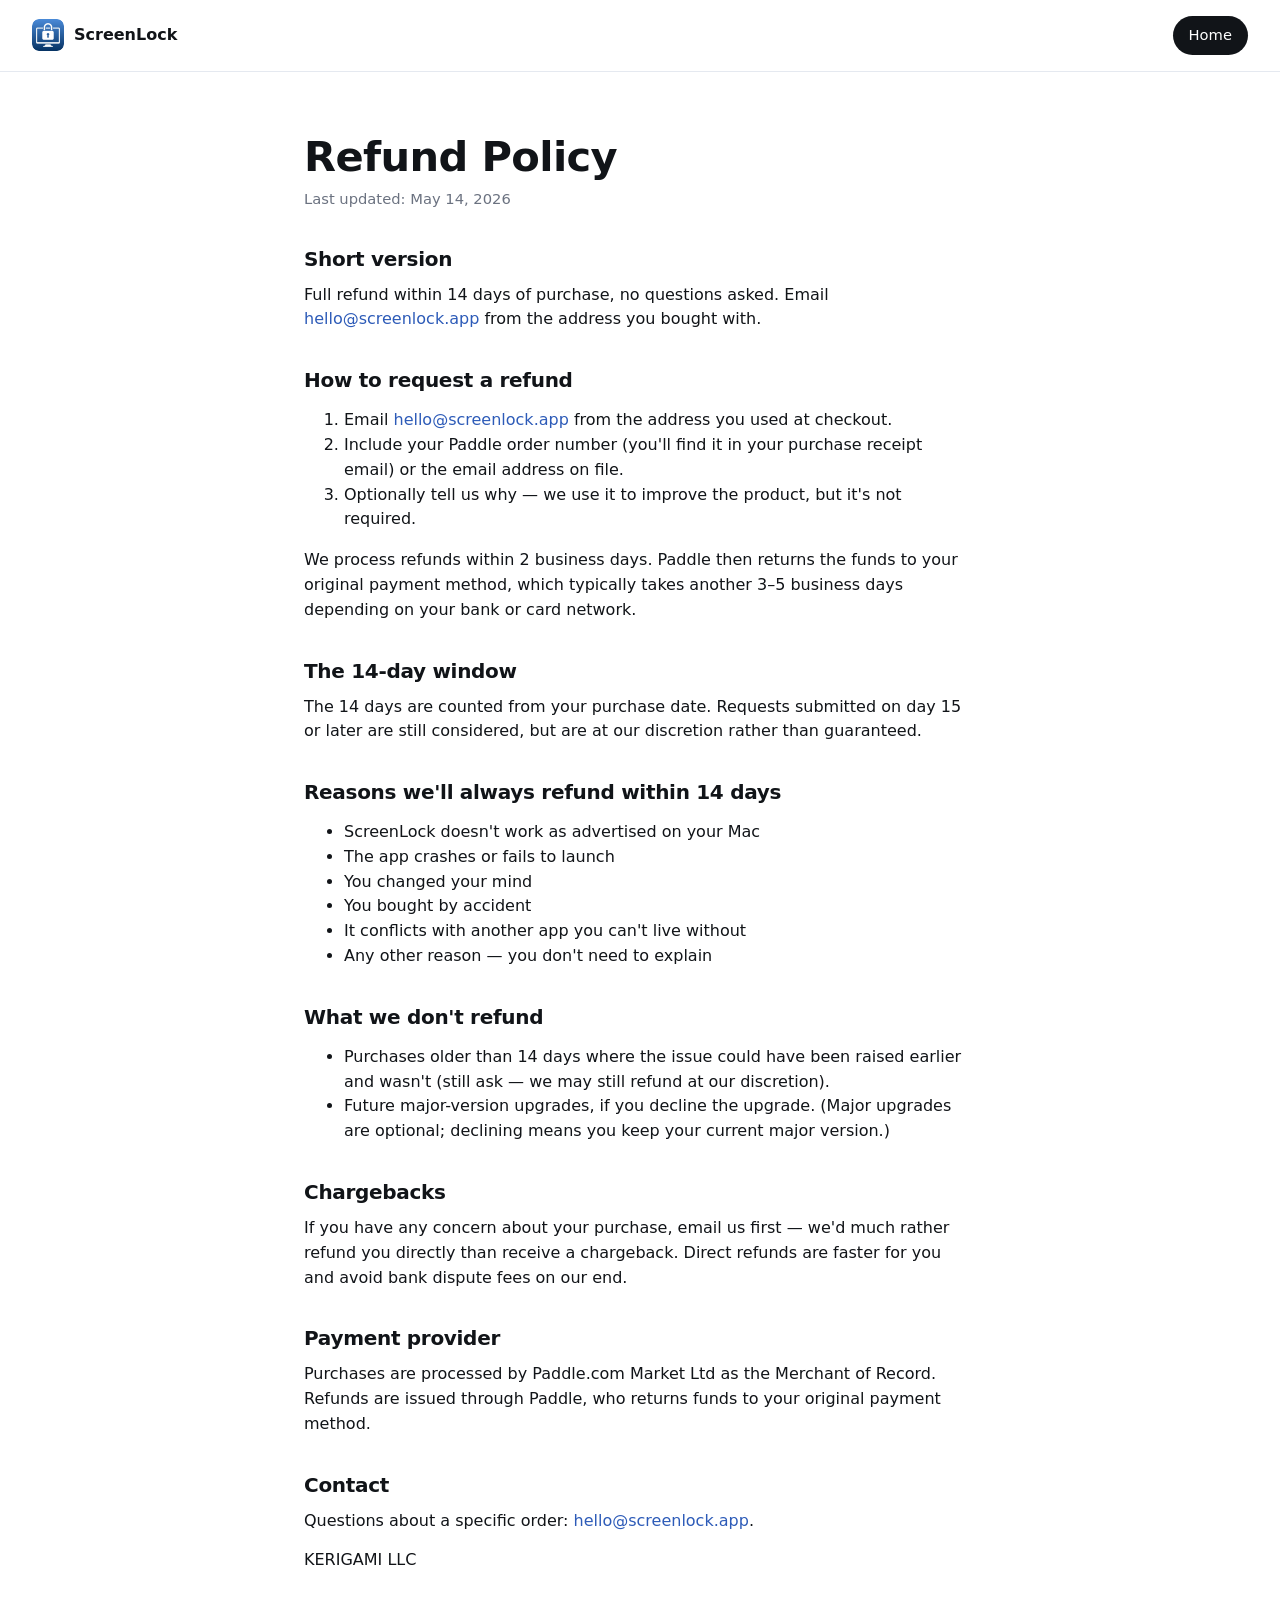
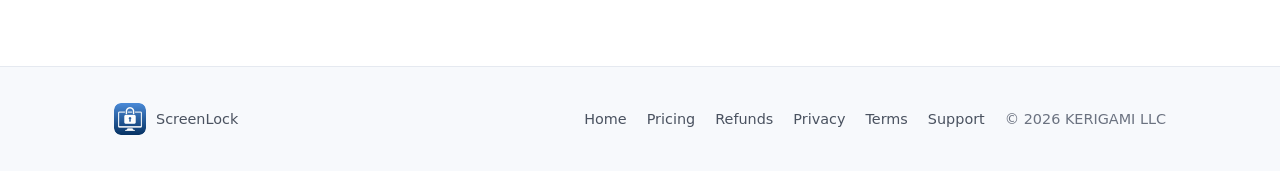
<file: refunds.html>
<!DOCTYPE html>
<html lang="en">
<head>
<meta charset="UTF-8">
<meta name="viewport" content="width=device-width, initial-scale=1.0">
<title>Refund Policy — ScreenLock</title>
<meta name="description" content="ScreenLock refund policy: 14-day no-questions-asked refund. Email hello@screenlock.app to request.">
<meta name="robots" content="index, follow">
<link rel="canonical" href="https://screenlock.app/refunds.html">
<meta property="og:type" content="website">
<meta property="og:url" content="https://screenlock.app/refunds.html">
<meta property="og:title" content="Refund Policy — ScreenLock">
<meta property="og:description" content="14-day no-questions-asked refund. Email hello@screenlock.app and we'll process it.">
<meta property="og:image" content="https://screenlock.app/assets/icon.png">
<meta property="og:site_name" content="ScreenLock">
<meta name="twitter:card" content="summary_large_image">
<meta name="twitter:title" content="Refund Policy — ScreenLock">
<meta name="twitter:description" content="14-day no-questions-asked refund.">
<meta name="twitter:image" content="https://screenlock.app/assets/icon.png">
<link rel="icon" type="image/png" href="assets/favicon.png">
<link rel="stylesheet" href="style.css">
</head>
<body>

<nav class="topnav">
    <a href="/" class="brand">
        <img src="assets/icon.png" alt="ScreenLock" width="32" height="32">
        <span>ScreenLock</span>
    </a>
    <a href="/" class="nav-cta">Home</a>
</nav>

<main class="legal">
    <div class="container narrow">
        <h1>Refund Policy</h1>
        <p class="updated">Last updated: May 14, 2026</p>

        <h2>Short version</h2>
        <p>Full refund within 14 days of purchase, no questions asked. Email <a href="mailto:hello@screenlock.app">hello@screenlock.app</a> from the address you bought with.</p>

        <h2>How to request a refund</h2>
        <ol>
            <li>Email <a href="mailto:hello@screenlock.app">hello@screenlock.app</a> from the address you used at checkout.</li>
            <li>Include your Paddle order number (you'll find it in your purchase receipt email) or the email address on file.</li>
            <li>Optionally tell us why — we use it to improve the product, but it's not required.</li>
        </ol>
        <p>We process refunds within 2 business days. Paddle then returns the funds to your original payment method, which typically takes another 3–5 business days depending on your bank or card network.</p>

        <h2>The 14-day window</h2>
        <p>The 14 days are counted from your purchase date. Requests submitted on day 15 or later are still considered, but are at our discretion rather than guaranteed.</p>

        <h2>Reasons we'll always refund within 14 days</h2>
        <ul>
            <li>ScreenLock doesn't work as advertised on your Mac</li>
            <li>The app crashes or fails to launch</li>
            <li>You changed your mind</li>
            <li>You bought by accident</li>
            <li>It conflicts with another app you can't live without</li>
            <li>Any other reason — you don't need to explain</li>
        </ul>

        <h2>What we don't refund</h2>
        <ul>
            <li>Purchases older than 14 days where the issue could have been raised earlier and wasn't (still ask — we may still refund at our discretion).</li>
            <li>Future major-version upgrades, if you decline the upgrade. (Major upgrades are optional; declining means you keep your current major version.)</li>
        </ul>

        <h2>Chargebacks</h2>
        <p>If you have any concern about your purchase, email us first — we'd much rather refund you directly than receive a chargeback. Direct refunds are faster for you and avoid bank dispute fees on our end.</p>

        <h2>Payment provider</h2>
        <p>Purchases are processed by Paddle.com Market Ltd as the Merchant of Record. Refunds are issued through Paddle, who returns funds to your original payment method.</p>

        <h2>Contact</h2>
        <p>Questions about a specific order: <a href="mailto:hello@screenlock.app">hello@screenlock.app</a>.</p>
        <p>KERIGAMI LLC</p>
    </div>
</main>

<footer>
    <div class="container">
        <div class="footer-left">
            <img src="assets/icon.png" alt="" width="32" height="32">
            <span>ScreenLock</span>
        </div>
        <div class="footer-right">
            <a href="/">Home</a>
            <a href="pricing.html">Pricing</a>
            <a href="refunds.html">Refunds</a>
            <a href="privacy.html">Privacy</a>
            <a href="terms.html">Terms</a>
            <a href="mailto:hello@screenlock.app">Support</a>
            <span class="copyright">© 2026 KERIGAMI LLC</span>
        </div>
    </div>
</footer>

</body>
</html>
</file>
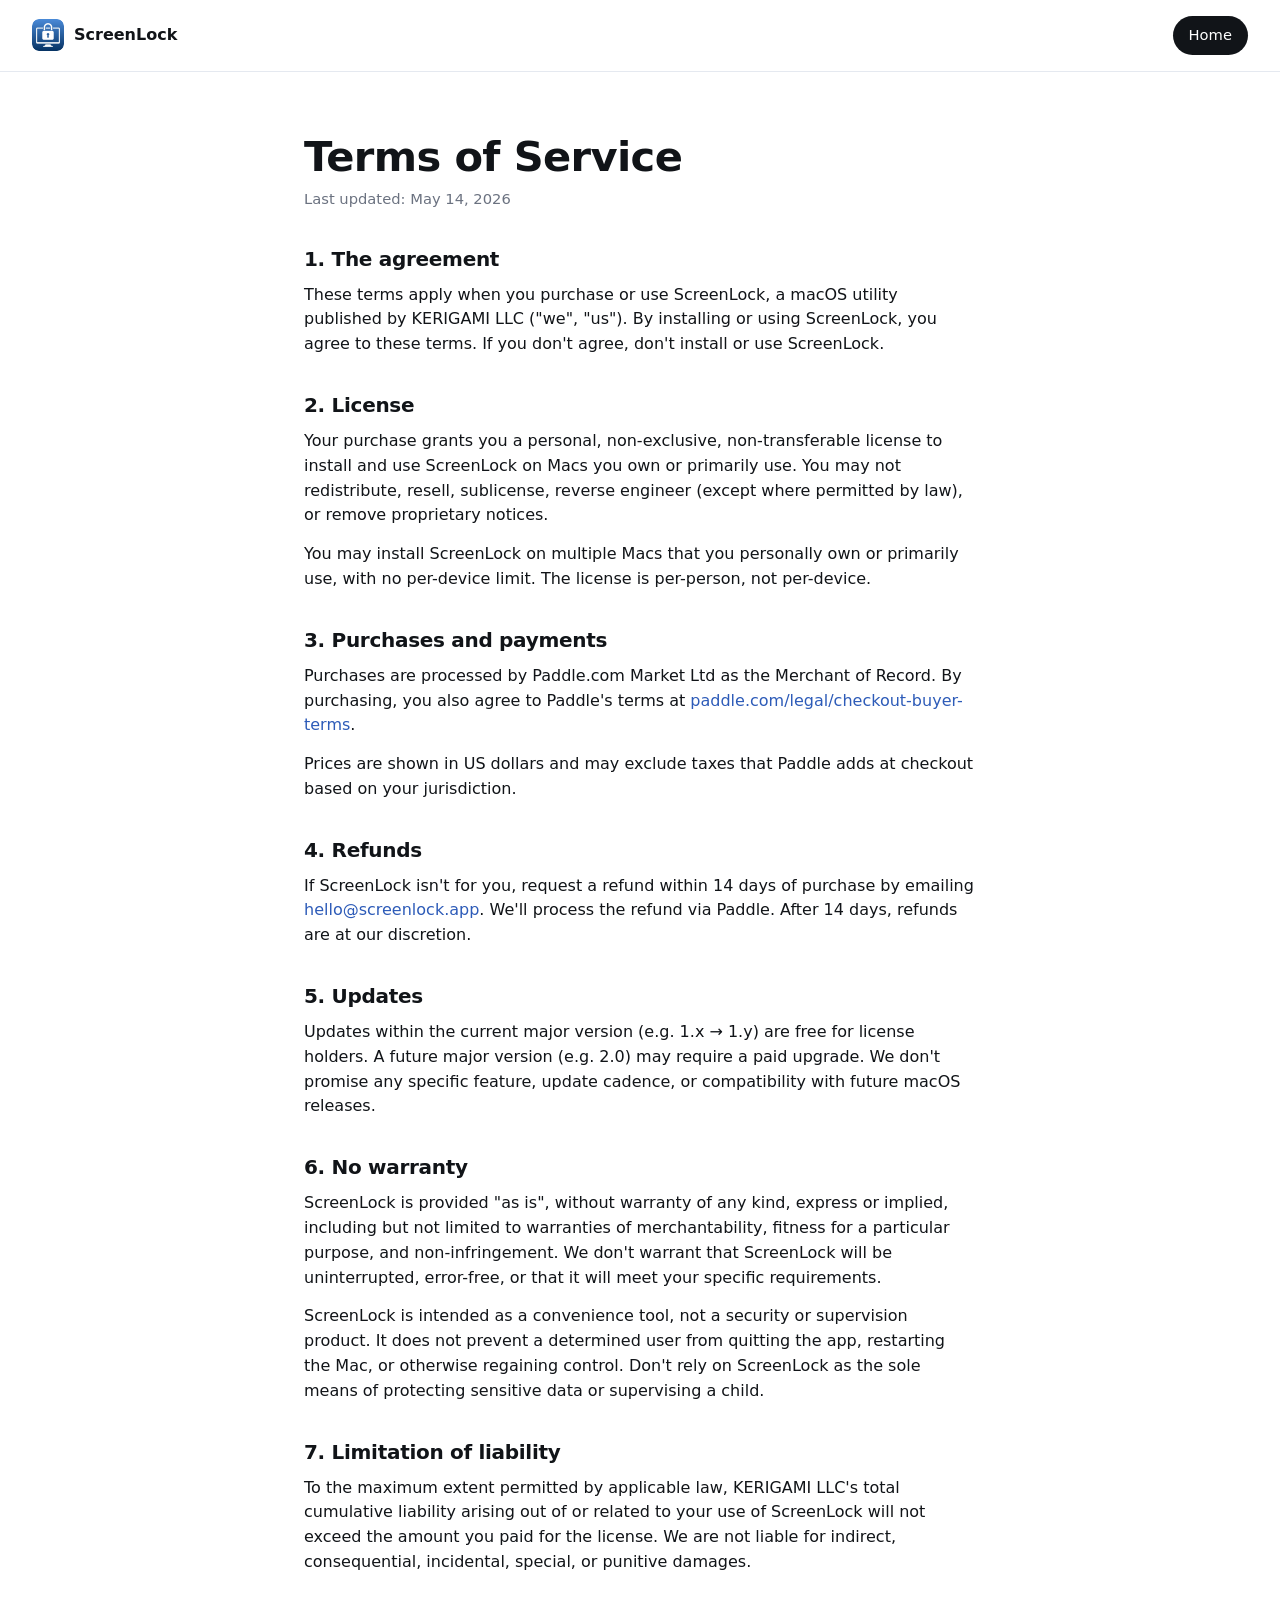
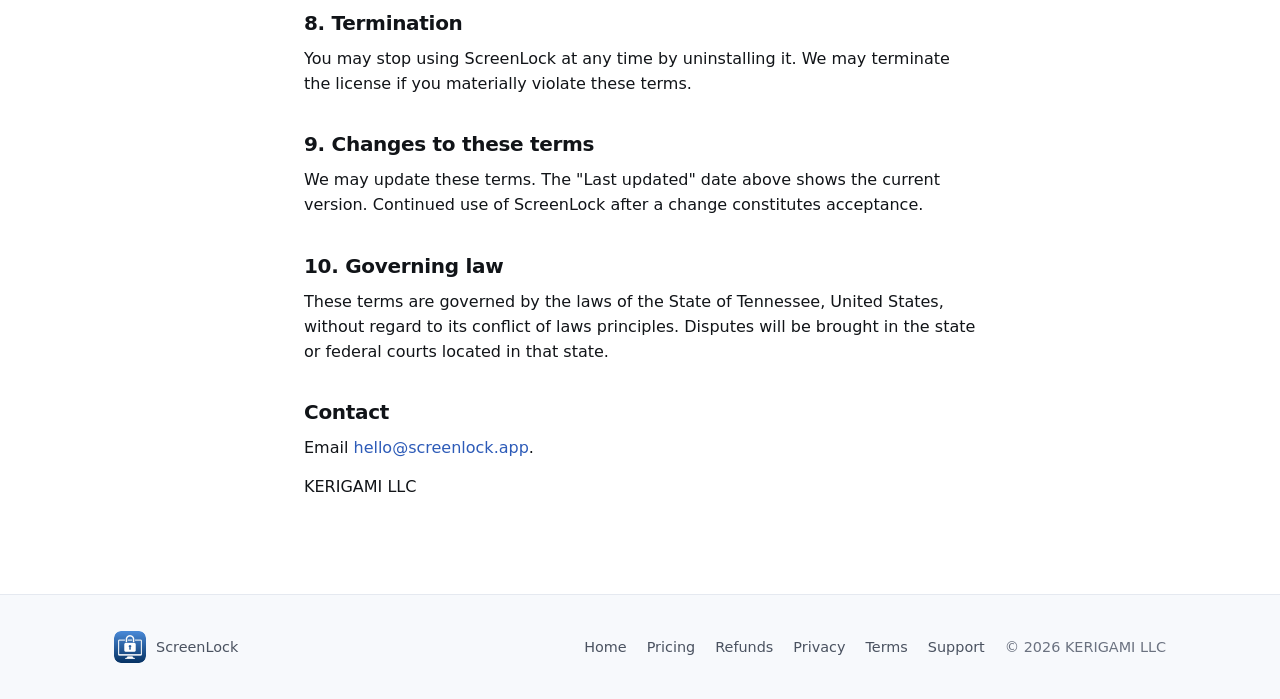
<file: terms.html>
<!DOCTYPE html>
<html lang="en">
<head>
<meta charset="UTF-8">
<meta name="viewport" content="width=device-width, initial-scale=1.0">
<title>Terms of Service — ScreenLock</title>
<meta name="description" content="ScreenLock's terms of service.">
<meta name="robots" content="index, follow">
<link rel="canonical" href="https://screenlock.app/terms.html">
<meta property="og:type" content="website">
<meta property="og:url" content="https://screenlock.app/terms.html">
<meta property="og:title" content="Terms of Service — ScreenLock">
<meta property="og:description" content="Terms for the ScreenLock Mac utility by KERIGAMI LLC.">
<meta property="og:image" content="https://screenlock.app/assets/icon.png">
<meta property="og:site_name" content="ScreenLock">
<meta name="twitter:card" content="summary_large_image">
<meta name="twitter:title" content="Terms of Service — ScreenLock">
<meta name="twitter:description" content="Terms for the ScreenLock Mac utility.">
<meta name="twitter:image" content="https://screenlock.app/assets/icon.png">
<link rel="icon" type="image/png" href="assets/favicon.png">
<link rel="stylesheet" href="style.css">
</head>
<body>

<nav class="topnav">
    <a href="/" class="brand">
        <img src="assets/icon.png" alt="ScreenLock" width="32" height="32">
        <span>ScreenLock</span>
    </a>
    <a href="/" class="nav-cta">Home</a>
</nav>

<main class="legal">
    <div class="container narrow">
        <h1>Terms of Service</h1>
        <p class="updated">Last updated: May 14, 2026</p>

        <h2>1. The agreement</h2>
        <p>These terms apply when you purchase or use ScreenLock, a macOS utility published by KERIGAMI LLC ("we", "us"). By installing or using ScreenLock, you agree to these terms. If you don't agree, don't install or use ScreenLock.</p>

        <h2>2. License</h2>
        <p>Your purchase grants you a personal, non-exclusive, non-transferable license to install and use ScreenLock on Macs you own or primarily use. You may not redistribute, resell, sublicense, reverse engineer (except where permitted by law), or remove proprietary notices.</p>
        <p>You may install ScreenLock on multiple Macs that you personally own or primarily use, with no per-device limit. The license is per-person, not per-device.</p>

        <h2>3. Purchases and payments</h2>
        <p>Purchases are processed by Paddle.com Market Ltd as the Merchant of Record. By purchasing, you also agree to Paddle's terms at <a href="https://www.paddle.com/legal/checkout-buyer-terms" target="_blank" rel="noopener">paddle.com/legal/checkout-buyer-terms</a>.</p>
        <p>Prices are shown in US dollars and may exclude taxes that Paddle adds at checkout based on your jurisdiction.</p>

        <h2>4. Refunds</h2>
        <p>If ScreenLock isn't for you, request a refund within 14 days of purchase by emailing <a href="mailto:hello@screenlock.app">hello@screenlock.app</a>. We'll process the refund via Paddle. After 14 days, refunds are at our discretion.</p>

        <h2>5. Updates</h2>
        <p>Updates within the current major version (e.g. 1.x → 1.y) are free for license holders. A future major version (e.g. 2.0) may require a paid upgrade. We don't promise any specific feature, update cadence, or compatibility with future macOS releases.</p>

        <h2>6. No warranty</h2>
        <p>ScreenLock is provided "as is", without warranty of any kind, express or implied, including but not limited to warranties of merchantability, fitness for a particular purpose, and non-infringement. We don't warrant that ScreenLock will be uninterrupted, error-free, or that it will meet your specific requirements.</p>
        <p>ScreenLock is intended as a convenience tool, not a security or supervision product. It does not prevent a determined user from quitting the app, restarting the Mac, or otherwise regaining control. Don't rely on ScreenLock as the sole means of protecting sensitive data or supervising a child.</p>

        <h2>7. Limitation of liability</h2>
        <p>To the maximum extent permitted by applicable law, KERIGAMI LLC's total cumulative liability arising out of or related to your use of ScreenLock will not exceed the amount you paid for the license. We are not liable for indirect, consequential, incidental, special, or punitive damages.</p>

        <h2>8. Termination</h2>
        <p>You may stop using ScreenLock at any time by uninstalling it. We may terminate the license if you materially violate these terms.</p>

        <h2>9. Changes to these terms</h2>
        <p>We may update these terms. The "Last updated" date above shows the current version. Continued use of ScreenLock after a change constitutes acceptance.</p>

        <h2>10. Governing law</h2>
        <p>These terms are governed by the laws of the State of Tennessee, United States, without regard to its conflict of laws principles. Disputes will be brought in the state or federal courts located in that state.</p>

        <h2>Contact</h2>
        <p>Email <a href="mailto:hello@screenlock.app">hello@screenlock.app</a>.</p>
        <p>KERIGAMI LLC</p>
    </div>
</main>

<footer>
    <div class="container">
        <div class="footer-left">
            <img src="assets/icon.png" alt="" width="32" height="32">
            <span>ScreenLock</span>
        </div>
        <div class="footer-right">
            <a href="/">Home</a>
            <a href="pricing.html">Pricing</a>
            <a href="refunds.html">Refunds</a>
            <a href="privacy.html">Privacy</a>
            <a href="terms.html">Terms</a>
            <a href="mailto:hello@screenlock.app">Support</a>
            <span class="copyright">© 2026 KERIGAMI LLC</span>
        </div>
    </div>
</footer>

</body>
</html>
</file>
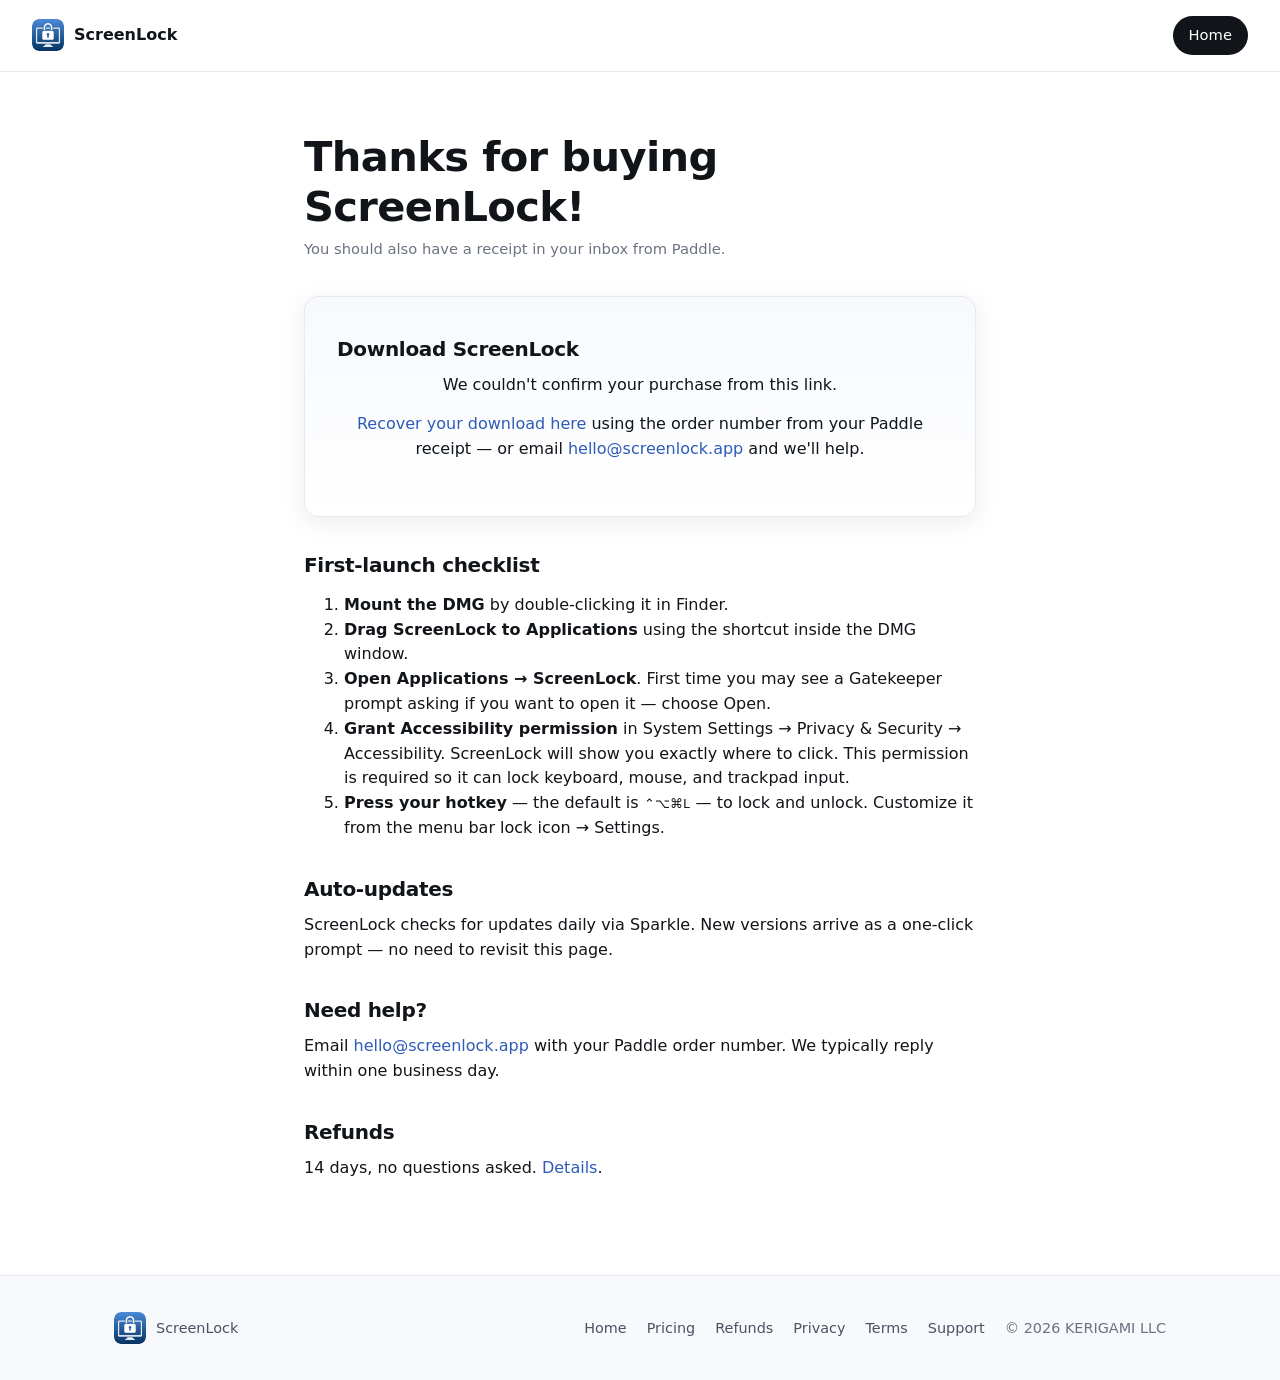
<file: thanks.html>
<!DOCTYPE html>
<html lang="en">
<head>
<meta charset="UTF-8">
<meta name="viewport" content="width=device-width, initial-scale=1.0">
<title>Thanks for buying ScreenLock!</title>
<meta name="description" content="Thanks for buying ScreenLock. Download link and quick-start instructions.">
<meta name="robots" content="noindex, nofollow">
<link rel="canonical" href="https://screenlock.app/thanks.html">
<link rel="icon" type="image/png" href="assets/favicon.png">
<link rel="stylesheet" href="style.css">
</head>
<body>

<nav class="topnav">
    <a href="/" class="brand">
        <img src="assets/icon.png" alt="ScreenLock" width="32" height="32">
        <span>ScreenLock</span>
    </a>
    <a href="/" class="nav-cta">Home</a>
</nav>

<main class="legal">
    <div class="container narrow">
        <h1>Thanks for buying ScreenLock!</h1>
        <p class="updated">You should also have a receipt in your inbox from Paddle.</p>

        <div class="price-card" id="download-card">
            <h2 style="margin-top:0">Download ScreenLock</h2>
            <p id="download-status">Verifying your purchase…</p>
            <a id="download-btn" class="btn-primary btn-large" href="#" download style="display:none;text-decoration:none">
                Download ScreenLock
            </a>
            <p id="download-help" class="fine-print" style="display:none">
                If the button doesn't trigger a download automatically, click it manually.
                The DMG is ~2 MB.
            </p>
            <div id="download-error" style="display:none">
                <p>We couldn't confirm your purchase from this link.</p>
                <p><a href="download.html">Recover your download here</a> using the order number from your Paddle receipt — or email <a href="mailto:hello@screenlock.app">hello@screenlock.app</a> and we'll help.</p>
            </div>
        </div>

        <h2>First-launch checklist</h2>
        <ol>
            <li><strong>Mount the DMG</strong> by double-clicking it in Finder.</li>
            <li><strong>Drag ScreenLock to Applications</strong> using the shortcut inside the DMG window.</li>
            <li><strong>Open Applications &rarr; ScreenLock</strong>. First time you may see a Gatekeeper prompt asking if you want to open it — choose Open.</li>
            <li><strong>Grant Accessibility permission</strong> in System Settings &rarr; Privacy &amp; Security &rarr; Accessibility. ScreenLock will show you exactly where to click. This permission is required so it can lock keyboard, mouse, and trackpad input.</li>
            <li><strong>Press your hotkey</strong> — the default is <code>⌃⌥⌘L</code> — to lock and unlock. Customize it from the menu bar lock icon &rarr; Settings.</li>
        </ol>

        <h2>Auto-updates</h2>
        <p>ScreenLock checks for updates daily via Sparkle. New versions arrive as a one-click prompt — no need to revisit this page.</p>

        <h2>Need help?</h2>
        <p>Email <a href="mailto:hello@screenlock.app">hello@screenlock.app</a> with your Paddle order number. We typically reply within one business day.</p>

        <h2>Refunds</h2>
        <p>14 days, no questions asked. <a href="refunds.html">Details</a>.</p>
    </div>
</main>

<footer>
    <div class="container">
        <div class="footer-left">
            <img src="assets/icon.png" alt="" width="32" height="32">
            <span>ScreenLock</span>
        </div>
        <div class="footer-right">
            <a href="/">Home</a>
            <a href="pricing.html">Pricing</a>
            <a href="refunds.html">Refunds</a>
            <a href="privacy.html">Privacy</a>
            <a href="terms.html">Terms</a>
            <a href="mailto:hello@screenlock.app">Support</a>
            <span class="copyright">© 2026 KERIGAMI LLC</span>
        </div>
    </div>
</footer>

<script>
(function () {
    const WORKER = "https://screenlock-api.santosministries.workers.dev/download";

    // Right after checkout, a Paddle one-time transaction sits in "ready" for
    // up to ~100s before flipping to "completed". During that window the
    // Worker correctly returns transaction_not_paid — so instead of erroring
    // out (and sending the buyer to email support), we poll patiently and let
    // the confirmation resolve itself.
    const RETRY_INTERVAL_MS = 3000;
    const MAX_WAIT_MS = 150000; // ~2.5 minutes

    const $status = document.getElementById("download-status");
    const $btn = document.getElementById("download-btn");
    const $help = document.getElementById("download-help");
    const $error = document.getElementById("download-error");

    const startedAt = Date.now();
    let done = false;

    function showError(reason) {
        if (done) return;
        done = true;
        $status.style.display = "none";
        $btn.style.display = "none";
        $help.style.display = "none";
        $error.style.display = "block";
        if (reason) console.warn("[thanks] download blocked:", reason);
    }

    function showDownload(body) {
        if (done) return;
        done = true;
        $status.textContent = "Your purchase is confirmed.";
        $btn.href = body.downloadUrl;
        $btn.textContent = "Download ScreenLock " + (body.version || "");
        $btn.style.display = "inline-block";
        $help.style.display = "block";
        // Auto-start the download. Modern browsers respect the `download`
        // attribute when the click is programmatic.
        setTimeout(function () { $btn.click(); }, 600);
    }

    // True for conditions that can resolve by waiting: the payment still
    // finalizing, or a transient upstream/network hiccup. A malformed or
    // unknown transaction id will never resolve, so we fail fast on those.
    function isRetryable(httpStatus, errorCode) {
        if (errorCode === "transaction_not_paid") return true; // still finalizing
        if (errorCode === "paddle_unreachable") return true;   // transient
        if (errorCode === "paddle_error") return true;         // transient
        if (httpStatus >= 500) return true;                    // transient
        return false;
    }

    const params = new URLSearchParams(window.location.search);
    // Paddle Billing redirects with _ptxn=txn_xxx. We also accept ?txn= just in case.
    const txn = params.get("_ptxn") || params.get("txn");

    if (!txn) {
        showError("missing _ptxn — likely a direct visit, not a post-purchase redirect");
        return;
    }

    function retryOrGiveUp(reason) {
        if (done) return;
        if (Date.now() - startedAt >= MAX_WAIT_MS) {
            showError("timed out waiting: " + reason);
            return;
        }
        // Reassure the buyer we're still working while the payment finalizes.
        $status.textContent = "Confirming your purchase — this can take up to a minute…";
        setTimeout(attempt, RETRY_INTERVAL_MS);
    }

    function attempt() {
        if (done) return;
        fetch(WORKER + "?txn=" + encodeURIComponent(txn), { method: "GET" })
            .then(function (r) {
                return r.json().then(function (body) {
                    return { status: r.status, body: body || {} };
                });
            })
            .then(function (res) {
                if (res.status === 200 && res.body.downloadUrl) {
                    showDownload(res.body);
                    return;
                }
                if (isRetryable(res.status, res.body.error)) {
                    retryOrGiveUp(res.body.error || ("HTTP " + res.status));
                } else {
                    showError(res.body.error || ("HTTP " + res.status));
                }
            })
            .catch(function (err) {
                // Network error — treat as transient and keep trying.
                retryOrGiveUp("network error: " + (err && err.message));
            });
    }

    attempt();
})();
</script>

</body>
</html>
</file>
<file: style.css>
:root {
    --blue-deep: #163680;
    --blue-mid: #2d5bb8;
    --blue-bright: #5a8ad3;
    --ink: #111418;
    --ink-mid: #4a5260;
    --ink-soft: #6b7280;
    --paper: #ffffff;
    --paper-tint: #f7f9fc;
    --line: #e5e9f0;
    --radius: 14px;
    --radius-sm: 8px;
    --shadow: 0 6px 24px rgba(15, 30, 65, 0.08);
}

* {
    box-sizing: border-box;
}

html {
    scroll-behavior: smooth;
}

body {
    margin: 0;
    font-family: -apple-system, BlinkMacSystemFont, "SF Pro Text", "Inter", "Segoe UI", system-ui, sans-serif;
    color: var(--ink);
    background: var(--paper);
    line-height: 1.55;
    -webkit-font-smoothing: antialiased;
    -moz-osx-font-smoothing: grayscale;
}

a { color: var(--blue-mid); text-decoration: none; }
a:hover { text-decoration: underline; }

h1, h2, h3 {
    line-height: 1.2;
    letter-spacing: -0.015em;
    margin: 0 0 0.6em;
}

h1 { font-size: clamp(2.2rem, 5vw, 3.4rem); font-weight: 700; }
h2 { font-size: clamp(1.6rem, 3.5vw, 2.2rem); font-weight: 700; }
h3 { font-size: 1.15rem; font-weight: 600; }

p { margin: 0 0 1em; color: var(--ink-mid); }

em { font-style: italic; color: var(--blue-mid); }

.container {
    max-width: 1100px;
    margin: 0 auto;
    padding: 0 24px;
}

.container.narrow {
    max-width: 720px;
}

/* === Top nav === */
.topnav {
    position: sticky;
    top: 0;
    z-index: 10;
    display: flex;
    justify-content: space-between;
    align-items: center;
    padding: 16px 32px;
    background: rgba(255, 255, 255, 0.85);
    backdrop-filter: saturate(180%) blur(20px);
    -webkit-backdrop-filter: saturate(180%) blur(20px);
    border-bottom: 1px solid var(--line);
}

.brand {
    display: flex;
    align-items: center;
    gap: 10px;
    color: var(--ink);
    font-weight: 600;
    text-decoration: none;
}

.brand img { border-radius: 7px; }

.nav-cta {
    background: var(--ink);
    color: #fff !important;
    padding: 8px 16px;
    border-radius: 999px;
    font-size: 0.92rem;
    font-weight: 500;
    text-decoration: none !important;
    transition: transform 0.15s ease, background 0.15s ease;
}
.nav-cta:hover {
    background: var(--blue-deep);
    transform: translateY(-1px);
}

/* === Hero === */
.hero {
    padding: 80px 24px 100px;
    background: linear-gradient(180deg, #f7f9fc 0%, #ffffff 100%);
    text-align: center;
}

.hero-inner {
    max-width: 800px;
    margin: 0 auto;
}

.hero-icon {
    width: 180px;
    height: 180px;
    border-radius: 40px;
    margin-bottom: 32px;
    box-shadow: 0 20px 50px rgba(22, 54, 128, 0.25);
}

.lede {
    font-size: 1.2rem;
    color: var(--ink-mid);
    max-width: 640px;
    margin: 0 auto 36px;
}

.cta-row {
    display: flex;
    flex-direction: column;
    align-items: center;
    gap: 14px;
}

.btn-primary {
    appearance: none;
    border: none;
    cursor: pointer;
    background: linear-gradient(180deg, var(--blue-bright) 0%, var(--blue-deep) 100%);
    color: #fff;
    font: inherit;
    font-weight: 600;
    font-size: 1.05rem;
    padding: 16px 32px;
    border-radius: 999px;
    box-shadow: 0 8px 24px rgba(22, 54, 128, 0.3);
    transition: transform 0.15s ease, box-shadow 0.15s ease;
}
.btn-primary:hover {
    transform: translateY(-2px);
    box-shadow: 0 12px 32px rgba(22, 54, 128, 0.4);
}
.btn-primary:active {
    transform: translateY(0);
}

.btn-large {
    padding: 20px 44px;
    font-size: 1.15rem;
    margin: 20px 0;
}

.cta-meta {
    font-size: 0.92rem;
    color: var(--ink-soft);
}

/* === Sections === */
section {
    padding: 80px 0;
}

section h2 {
    text-align: center;
    margin-bottom: 56px;
}

/* === Screenshots section === */
.screens {
    background: linear-gradient(180deg, #ffffff 0%, var(--paper-tint) 100%);
}

.screens-grid {
    display: grid;
    grid-template-columns: 1.4fr 1fr;
    gap: 48px;
    align-items: center;
    max-width: 980px;
    margin: 0 auto 32px;
}

.screens-item {
    margin: 0;
}

.screens-item img {
    width: 100%;
    height: auto;
    border-radius: 12px;
    box-shadow: 0 24px 60px rgba(15, 30, 65, 0.18);
    background: var(--paper);
}

.screens-item figcaption {
    margin-top: 16px;
    text-align: center;
    color: var(--ink-mid);
    font-size: 0.95rem;
}

.menubar-callout {
    display: flex;
    align-items: center;
    justify-content: center;
    flex-wrap: wrap;
    gap: 14px;
    margin-top: 16px;
    padding: 18px 24px;
    border-radius: 12px;
    background: var(--paper);
    border: 1px solid var(--line);
    max-width: 720px;
    margin-left: auto;
    margin-right: auto;
    font-size: 0.95rem;
    color: var(--ink-mid);
}

.callout-label {
    color: var(--ink-soft);
    font-size: 0.9rem;
}

.callout-icon {
    display: inline-flex;
    align-items: center;
    gap: 6px;
    font-weight: 500;
    color: var(--ink);
}

.callout-icon img {
    vertical-align: middle;
}

.callout-arrow {
    color: var(--ink-soft);
}

@media (max-width: 720px) {
    .screens-grid {
        grid-template-columns: 1fr;
        gap: 32px;
    }
}

/* === Use cases === */
.use-cases {
    background: var(--paper-tint);
}

.grid-4 {
    display: grid;
    grid-template-columns: repeat(auto-fit, minmax(220px, 1fr));
    gap: 24px;
}

.use-card {
    background: var(--paper);
    border-radius: var(--radius);
    padding: 28px 24px;
    box-shadow: var(--shadow);
    text-align: center;
}

.use-emoji {
    font-size: 2.5rem;
    margin-bottom: 12px;
}

.use-card h3 {
    margin-bottom: 8px;
}

.use-card p {
    font-size: 0.95rem;
    margin: 0;
}

/* === Features === */
.grid-3 {
    display: grid;
    grid-template-columns: repeat(auto-fit, minmax(280px, 1fr));
    gap: 28px;
}

.feature {
    padding: 24px;
    border: 1px solid var(--line);
    border-radius: var(--radius);
}

.feature h3 {
    color: var(--blue-deep);
    margin-bottom: 10px;
}

.feature p {
    font-size: 0.97rem;
    margin: 0;
}

/* === How it works === */
.how {
    background: linear-gradient(180deg, #ffffff 0%, #f7f9fc 100%);
}

.steps {
    list-style: none;
    counter-reset: none;
    padding: 0;
    margin: 0;
    max-width: 760px;
    margin: 0 auto;
    display: flex;
    flex-direction: column;
    gap: 28px;
}

.steps li {
    display: grid;
    grid-template-columns: 64px 1fr;
    column-gap: 24px;
    row-gap: 6px;
    align-items: start;
}

.step-num {
    width: 56px;
    height: 56px;
    border-radius: 50%;
    background: linear-gradient(135deg, var(--blue-bright), var(--blue-deep));
    color: #fff;
    display: flex;
    align-items: center;
    justify-content: center;
    font-size: 1.4rem;
    font-weight: 700;
    flex-shrink: 0;
    grid-row: 1 / span 2;
}

.steps h3 {
    margin: 6px 0 0;
    grid-column: 2;
}

.steps p {
    margin: 0;
    grid-column: 2;
}

/* === Buy section === */
.buy {
    background: linear-gradient(180deg, var(--blue-deep) 0%, #0a2455 100%);
    color: #fff;
    text-align: center;
}

.buy h2 {
    color: #fff;
}

.buy .lede {
    color: rgba(255, 255, 255, 0.85);
}

.buy .btn-primary {
    background: #fff;
    color: var(--blue-deep);
    box-shadow: 0 12px 32px rgba(0, 0, 0, 0.25);
}

.buy .btn-primary:hover {
    background: #f7f9fc;
}

.fine-print {
    font-size: 0.85rem;
    color: rgba(255, 255, 255, 0.7);
    margin-top: 12px;
}

/* === FAQ === */
.faq h2 {
    margin-bottom: 36px;
}

details {
    background: var(--paper);
    border: 1px solid var(--line);
    border-radius: var(--radius-sm);
    margin-bottom: 12px;
    overflow: hidden;
}

details summary {
    cursor: pointer;
    padding: 18px 24px;
    font-weight: 600;
    list-style: none;
    position: relative;
}

details summary::after {
    content: "+";
    position: absolute;
    right: 24px;
    top: 50%;
    transform: translateY(-50%);
    color: var(--ink-soft);
    font-size: 1.4rem;
    font-weight: 400;
}

details[open] summary::after {
    content: "−";
}

details summary::-webkit-details-marker {
    display: none;
}

details p {
    padding: 0 24px 20px;
    margin: 0;
    color: var(--ink-mid);
}

/* === Pricing card === */
.price-card {
    background: linear-gradient(180deg, var(--paper-tint) 0%, var(--paper) 100%);
    border: 1px solid var(--line);
    border-radius: var(--radius);
    padding: 40px 32px;
    text-align: center;
    margin: 32px 0;
    box-shadow: var(--shadow);
}

.price-amount {
    font-size: 3.5rem;
    font-weight: 700;
    color: var(--blue-deep);
    line-height: 1;
    letter-spacing: -0.03em;
}

.price-sub {
    color: var(--ink-soft);
    font-size: 0.95rem;
    margin-top: 6px;
    margin-bottom: 28px;
}

.price-includes {
    list-style: none;
    padding: 0;
    margin: 0 0 28px;
    text-align: left;
    display: inline-block;
}

.price-includes li {
    padding: 6px 0 6px 28px;
    position: relative;
    color: var(--ink);
}

.price-includes li::before {
    content: "\2713";
    position: absolute;
    left: 0;
    color: var(--blue-mid);
    font-weight: 700;
}

/* === Legal pages (privacy / terms / refunds / pricing) === */
.legal {
    padding: 60px 0 80px;
}

.legal h1 {
    font-size: clamp(1.8rem, 4vw, 2.6rem);
    margin-bottom: 6px;
}

.legal .updated {
    color: var(--ink-soft);
    font-size: 0.92rem;
    margin-bottom: 36px;
}

.legal h2 {
    font-size: 1.25rem;
    text-align: left;
    margin: 36px 0 12px;
}

.legal p {
    margin-bottom: 14px;
    color: var(--ink);
}

/* === Footer === */
footer {
    padding: 36px 0;
    border-top: 1px solid var(--line);
    background: var(--paper-tint);
    font-size: 0.9rem;
}

footer .container {
    display: flex;
    justify-content: space-between;
    align-items: center;
    flex-wrap: wrap;
    gap: 16px;
}

.footer-left {
    display: flex;
    align-items: center;
    gap: 10px;
    color: var(--ink-mid);
}

.footer-left img { border-radius: 7px; }

.footer-right {
    display: flex;
    align-items: center;
    gap: 20px;
    flex-wrap: wrap;
}

.footer-right a {
    color: var(--ink-mid);
}

.copyright {
    color: var(--ink-soft);
}

/* === Responsive === */
@media (max-width: 600px) {
    section {
        padding: 60px 0;
    }
    .hero {
        padding: 56px 20px 72px;
    }
    .hero-icon {
        width: 140px;
        height: 140px;
        border-radius: 32px;
    }
    .steps li {
        grid-template-columns: 48px 1fr;
        gap: 16px;
    }
    .step-num {
        width: 44px;
        height: 44px;
        font-size: 1.15rem;
    }
}
</file>
